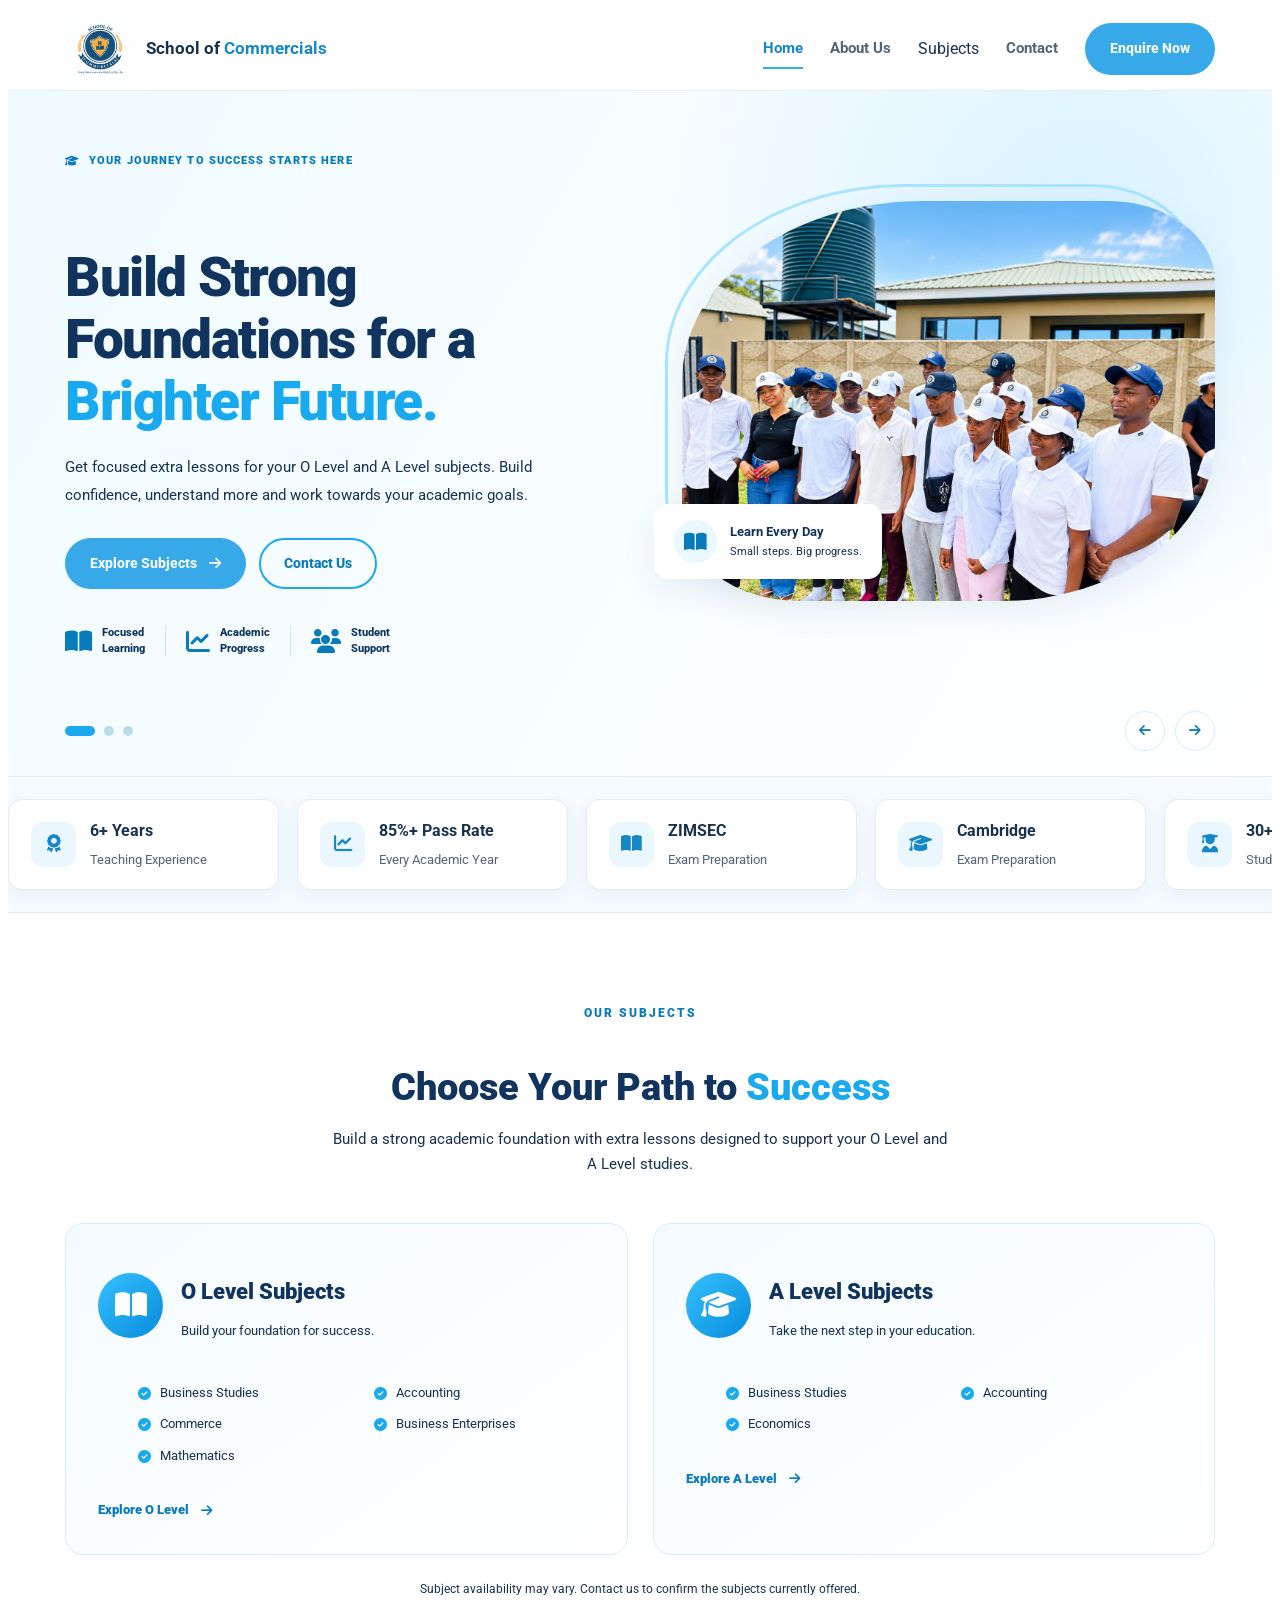
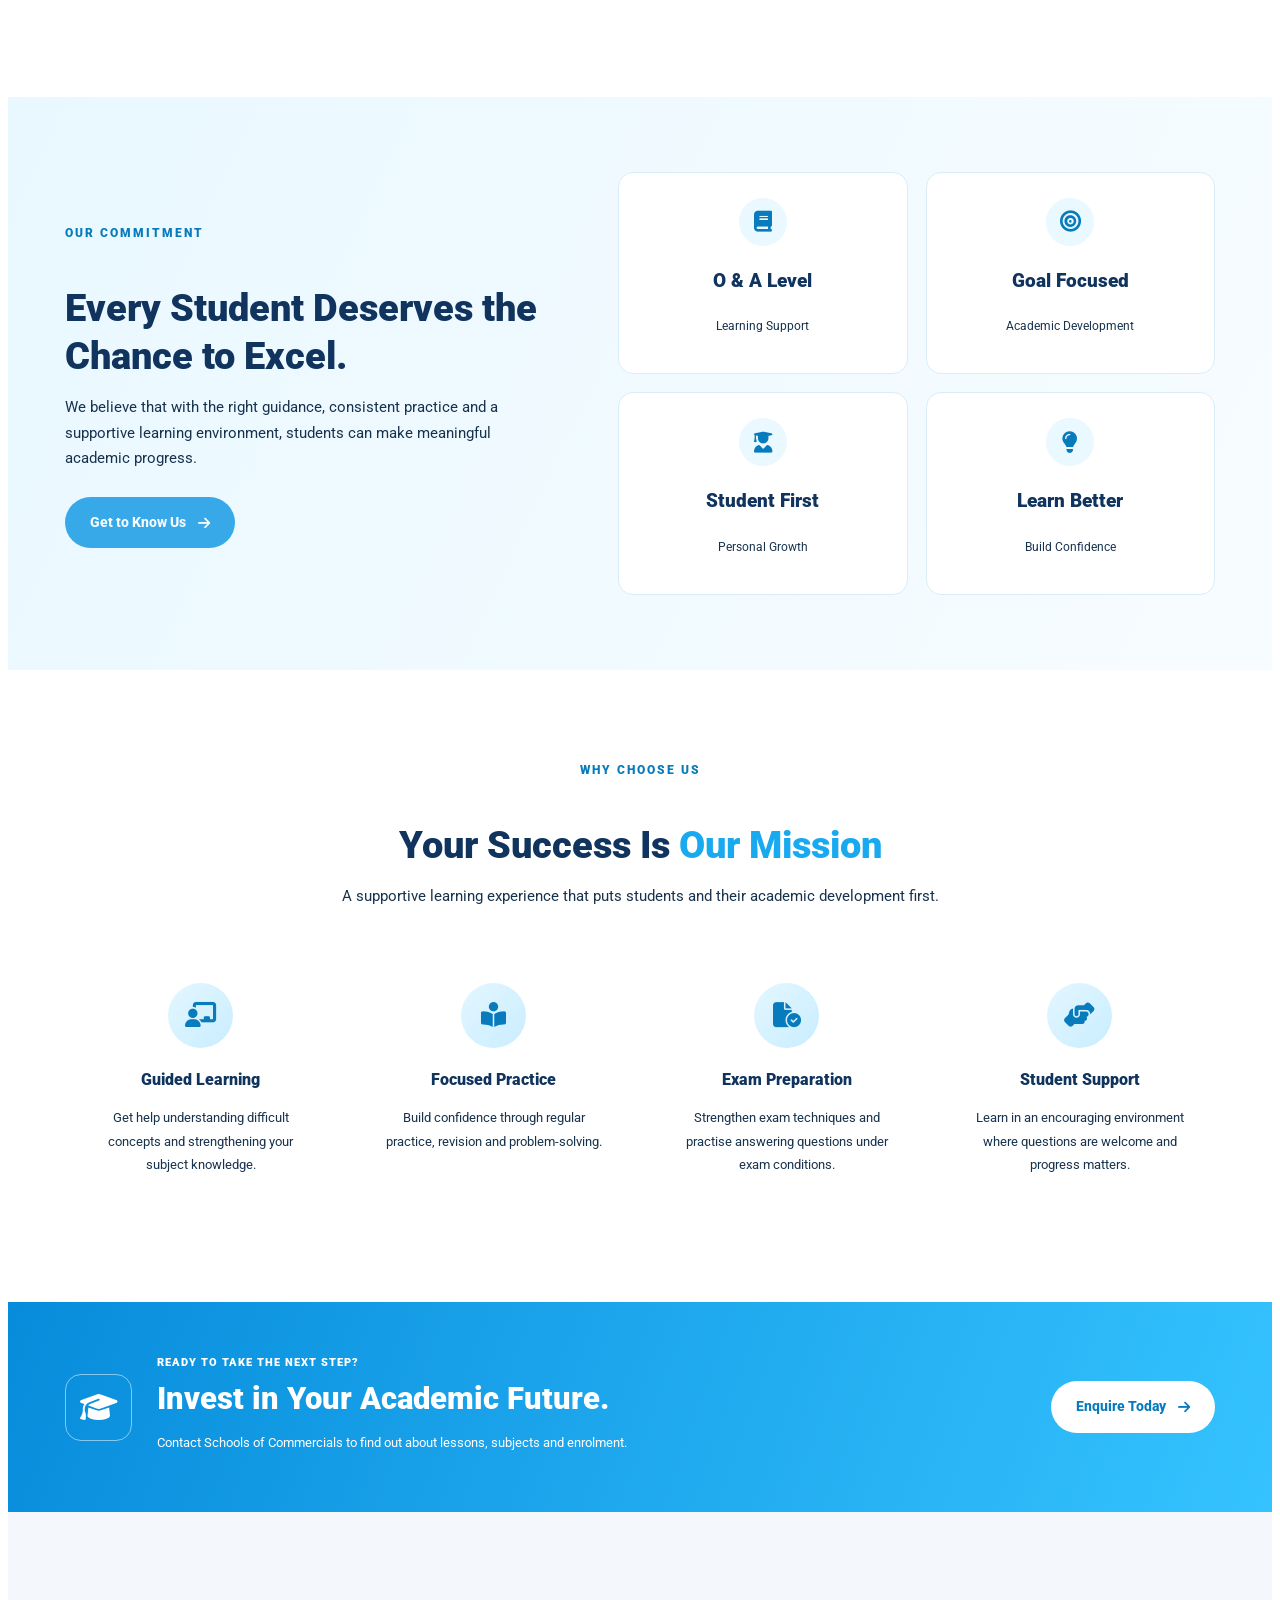
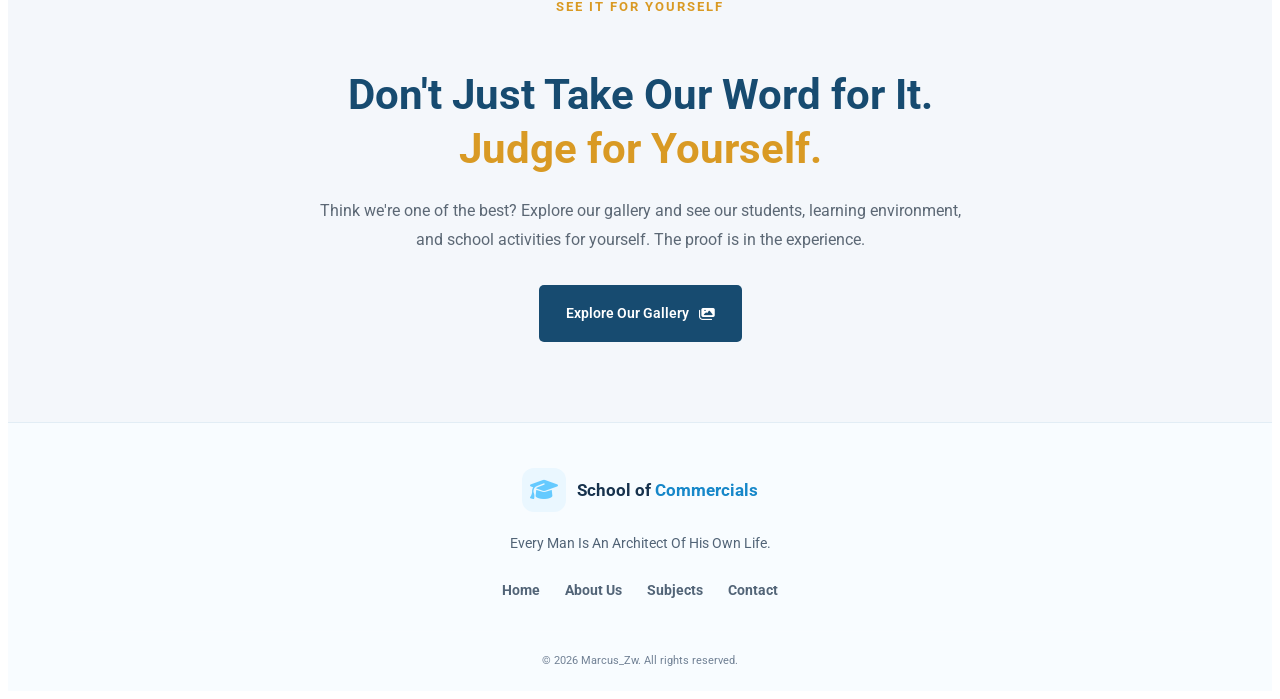
<file: index.html>
<!DOCTYPE html>
<html lang="en">

<head>
    <meta charset="UTF-8">
    <meta name="viewport" content="width=device-width, initial-scale=1.0">

    <title>Schools of Commercials | Learn, Improve, Achieve</title>

    <meta name="description"
        content="Schools of Commercials provides extra lessons for O Level and A Level students in Zimbabwe. Build confidence and achieve your academic goals.">

    <!-- Google Fonts -->
    <link rel="preconnect" href="https://fonts.googleapis.com">
    <link rel="preconnect" href="https://fonts.gstatic.com" crossorigin>
    <link href="https://fonts.googleapis.com/css2?family=Roboto:ital,wght@0,100..900;1,100..900&display=swap"
        rel="stylesheet">

    <!-- Font Awesome -->
    <link rel="stylesheet" href="https://cdnjs.cloudflare.com/ajax/libs/font-awesome/6.7.2/css/all.min.css">

    <!-- CSS -->

    <link rel="stylesheet" href="css/shared/header.css">
    <link rel="stylesheet" href="css/shared/general.css">
    <link rel="stylesheet" href="css/shared/footer.css">
    <link rel="stylesheet" href="css/index.css">
</head>

<body>

    <!-- ================= HEADER ================= -->

    <!-- HEADER -->
    <header class="site-header">
        <div class="container nav-container">

            <a href="./index.html" class="logo">
                <img src="images/hero-images/logo.jpg" alt="School of Commercials Logo">

                <span>School of <strong>Commercials</strong></span>
            </a>



            <nav class="navbar" id="navbar">
                <a href="./index.html" class="active">Home</a>
                <a href="./about.html">About Us</a>
                <div class="dropdown">
                    <a href="./subjects.html" class="dropdown-link">Subjects</a>

                    <div class="dropdown-menu">
                        <a href="./pages/o-level.html">O Level</a>
                        <a href="./pages/a-level.html">A Level</a>
                    </div>
                </div>
                <a href="./contact.html">Contact</a>

                <a href="./pages/enrolment.html" class="btn btn-primary nav-btn">
                    Enquire Now
                </a>
            </nav>

            <button class="menu-toggle" id="menuToggle" aria-label="Open navigation menu" aria-expanded="false"
                aria-controls="navbar">

                <i class="fa-solid fa-bars"></i>
            </button>

        </div>
    </header>


    <main>

        <!-- ================= HERO ================= -->

        <section class="hero hero-slider" id="heroSlider">

            <div class="hero-slides">

                <!-- SLIDE 1 -->
                <article class="hero-slide active">
                    <div class="container hero-grid">

                        <div class="hero-content">
                            <span class="eyebrow">
                                <i class="fa-solid fa-graduation-cap"></i>
                                YOUR JOURNEY TO SUCCESS STARTS HERE
                            </span>

                            <h1>
                                Build Strong Foundations for a
                                <span>Brighter Future.</span>
                            </h1>

                            <p class="hero-description">
                                Get focused extra lessons for your O Level and
                                A Level subjects. Build confidence, understand
                                more and work towards your academic goals.
                            </p>

                            <div class="hero-buttons">
                                <a href="./subjects.html" class="btn btn-primary">
                                    Explore Subjects
                                    <i class="fa-solid fa-arrow-right"></i>
                                </a>

                                <a href="./contact.html" class="btn btn-outline">
                                    Contact Us
                                </a>
                            </div>

                            <div class="hero-features">
                                <div class="hero-feature">
                                    <i class="fa-solid fa-book-open"></i>
                                    <span>Focused<br>Learning</span>
                                </div>

                                <div class="hero-feature">
                                    <i class="fa-solid fa-chart-line"></i>
                                    <span>Academic<br>Progress</span>
                                </div>

                                <div class="hero-feature">
                                    <i class="fa-solid fa-users"></i>
                                    <span>Student<br>Support</span>
                                </div>
                            </div>
                        </div>

                        <div class="hero-image">
                            <img src="./images/hero-images/students.jpg" alt="Students studying together">

                            <div class="image-badge">
                                <i class="fa-solid fa-book-open"></i>
                                <div>
                                    <strong>Learn Every Day</strong>
                                    <span>Small steps. Big progress.</span>
                                </div>
                            </div>
                        </div>

                    </div>
                </article>


                <!-- SLIDE 2 -->
                <article class="hero-slide">
                    <div class="container hero-grid">

                        <div class="hero-content">
                            <span class="eyebrow">
                                <i class="fa-solid fa-bullseye"></i>
                                PREPARE TODAY. SUCCEED TOMORROW.
                            </span>

                            <h1>
                                Turn Your Hard Work Into
                                <span>Great Results.</span>
                            </h1>

                            <p class="hero-description">
                                Prepare for your examinations with guided revision,
                                subject practice and support that helps you tackle
                                challenging questions with confidence.
                            </p>

                            <div class="hero-buttons">
                                <a href="./pages/o-level.html" class="btn btn-primary">
                                    O Level Lessons
                                    <i class="fa-solid fa-arrow-right"></i>
                                </a>

                                <a href="pages/a-level.html" class="btn btn-outline">
                                    A Level Lessons
                                </a>
                            </div>

                            <div class="hero-features">
                                <div class="hero-feature">
                                    <i class="fa-solid fa-file-circle-check"></i>
                                    <span>Exam<br>Preparation</span>
                                </div>

                                <div class="hero-feature">
                                    <i class="fa-solid fa-brain"></i>
                                    <span>Better<br>Understanding</span>
                                </div>

                                <div class="hero-feature">
                                    <i class="fa-solid fa-trophy"></i>
                                    <span>Strive for<br>Excellence</span>
                                </div>
                            </div>
                        </div>

                        <div class="hero-image">
                            <img src="./images/hero-images/students-2.jpg" alt="Student preparing for examinations">

                            <div class="image-badge">
                                <i class="fa-solid fa-bullseye"></i>
                                <div>
                                    <strong>Believe in Yourself</strong>
                                    <span>Every lesson moves you forward.</span>
                                </div>
                            </div>
                        </div>

                    </div>
                </article>


                <!-- SLIDE 3 -->
                <article class="hero-slide">
                    <div class="container hero-grid">

                        <div class="hero-content">
                            <span class="eyebrow">
                                <i class="fa-solid fa-lightbulb"></i>
                                DISCOVER YOUR POTENTIAL
                            </span>

                            <h1>
                                Your Dreams Deserve
                                <span>Your Best Effort.</span>
                            </h1>

                            <p class="hero-description">
                                Whether you're strengthening your foundations
                                or preparing for A Level, take the next step
                                towards your future with Schools of Commercials.
                            </p>

                            <div class="hero-buttons">
                                <a href="./pages/enrolment.html" class="btn btn-primary">
                                    Start Your Journey
                                    <i class="fa-solid fa-arrow-right"></i>
                                </a>

                                <a href="./about.html" class="btn btn-outline">
                                    About Our School
                                </a>
                            </div>

                            <div class="hero-features">
                                <div class="hero-feature">
                                    <i class="fa-solid fa-user-graduate"></i>
                                    <span>Personal<br>Growth</span>
                                </div>

                                <div class="hero-feature">
                                    <i class="fa-solid fa-book"></i>
                                    <span>Build Your<br>Knowledge</span>
                                </div>

                                <div class="hero-feature">
                                    <i class="fa-solid fa-star"></i>
                                    <span>A Brighter<br>Future</span>
                                </div>
                            </div>
                        </div>

                        <div class="hero-image">
                            <img src="./images/hero-images/students-3.jpg" alt="Students learning and working together">

                            <div class="image-badge">
                                <i class="fa-solid fa-graduation-cap"></i>
                                <div>
                                    <strong>Your Future Matters</strong>
                                    <span>Learn. Improve. Achieve.</span>
                                </div>
                            </div>
                        </div>

                    </div>
                </article>

            </div>


            <!-- SLIDER CONTROLS -->
            <div class="slider-controls container">

                <div class="slider-dots" aria-label="Choose a hero slide">
                    <button class="slider-dot active" aria-label="Show slide 1" aria-pressed="true"></button>

                    <button class="slider-dot" aria-label="Show slide 2" aria-pressed="false"></button>

                    <button class="slider-dot" aria-label="Show slide 3" aria-pressed="false"></button>
                </div>

                <div class="slider-arrows">
                    <button class="slider-arrow prev-slide" aria-label="Previous slide">
                        <i class="fa-solid fa-arrow-left"></i>
                    </button>

                    <button class="slider-arrow next-slide" aria-label="Next slide">
                        <i class="fa-solid fa-arrow-right"></i>
                    </button>
                </div>

            </div>

        </section>

        <!-- SCHOOL HIGHLIGHTS -->
        <section class="school-highlights">
            <div class="highlights-track">

                <!-- First set of cards -->
                <div class="highlight-card">
                    <i class="fa-solid fa-award"></i>
                    <div>
                        <h3>6+ Years</h3>
                        <p>Teaching Experience</p>
                    </div>
                </div>

                <div class="highlight-card">
                    <i class="fa-solid fa-chart-line"></i>
                    <div>
                        <h3>85%+ Pass Rate</h3>
                        <p>Every Academic Year</p>
                    </div>
                </div>

                <div class="highlight-card">
                    <i class="fa-solid fa-book-open"></i>
                    <div>
                        <h3>ZIMSEC</h3>
                        <p>Exam Preparation</p>
                    </div>
                </div>

                <div class="highlight-card">
                    <i class="fa-solid fa-graduation-cap"></i>
                    <div>
                        <h3>Cambridge</h3>
                        <p>Exam Preparation</p>
                    </div>
                </div>

                <div class="highlight-card">
                    <i class="fa-solid fa-user-graduate"></i>
                    <div>
                        <h3>30+ Graduates</h3>
                        <p>Student Success</p>
                    </div>
                </div>

                <div class="highlight-card">
                    <i class="fa-solid fa-calculator"></i>
                    <div>
                        <h3>Commercials</h3>
                        <p>Focused Learning</p>
                    </div>
                </div>

                <!-- Duplicate set for seamless movement -->
                <div class="highlight-card" aria-hidden="true">
                    <i class="fa-solid fa-award"></i>
                    <div>
                        <h3>6+ Years</h3>
                        <p>Teaching Experience</p>
                    </div>
                </div>

                <div class="highlight-card" aria-hidden="true">
                    <i class="fa-solid fa-chart-line"></i>
                    <div>
                        <h3>85%+ Pass Rate</h3>
                        <p>Every Academic Year</p>
                    </div>
                </div>

                <div class="highlight-card" aria-hidden="true">
                    <i class="fa-solid fa-book-open"></i>
                    <div>
                        <h3>ZIMSEC</h3>
                        <p>Exam Preparation</p>
                    </div>
                </div>

                <div class="highlight-card" aria-hidden="true">
                    <i class="fa-solid fa-graduation-cap"></i>
                    <div>
                        <h3>Cambridge</h3>
                        <p>Exam Preparation</p>
                    </div>
                </div>

                <div class="highlight-card" aria-hidden="true">
                    <i class="fa-solid fa-user-graduate"></i>
                    <div>
                        <h3>30+ Graduates</h3>
                        <p>Student Success</p>
                    </div>
                </div>

                <div class="highlight-card" aria-hidden="true">
                    <i class="fa-solid fa-calculator"></i>
                    <div>
                        <h3>Commercials</h3>
                        <p>Focused Learning</p>
                    </div>
                </div>
            </div>
        </section>





        <!-- ================= SUBJECTS ================= -->

        <section class="subjects section-padding" id="subjects">
            <div class="container">

                <div class="section-heading">
                    <span class="section-label">OUR SUBJECTS</span>
                    <h2>Choose Your Path to <span>Success</span></h2>
                    <p>
                        Build a strong academic foundation with extra lessons
                        designed to support your O Level and A Level studies.
                    </p>
                </div>

                <div class="subject-grid">

                    <!-- O LEVEL -->

                    <article class="subject-card">
                        <div class="subject-card-top">
                            <div class="subject-icon">
                                <i class="fa-solid fa-book-open"></i>
                            </div>

                            <div>
                                <h3>O Level Subjects</h3>
                                <p>Build your foundation for success.</p>
                            </div>
                        </div>

                        <ul class="subject-list">
                            <li><i class="fa-solid fa-circle-check"></i> Business Studies</li>
                            <li><i class="fa-solid fa-circle-check"></i> Accounting</li>
                            <li><i class="fa-solid fa-circle-check"></i> Commerce</li>
                            <li><i class="fa-solid fa-circle-check"></i> Business Enterprises</li>
                            <li><i class="fa-solid fa-circle-check"></i> Mathematics</li>
                        </ul>

                        <a href="./pages/o-level.html" class="text-link">
                            Explore O Level
                            <i class="fa-solid fa-arrow-right"></i>
                        </a>
                    </article>


                    <!-- A LEVEL -->

                    <article class="subject-card">
                        <div class="subject-card-top">
                            <div class="subject-icon">
                                <i class="fa-solid fa-graduation-cap"></i>
                            </div>

                            <div>
                                <h3>A Level Subjects</h3>
                                <p>Take the next step in your education.</p>
                            </div>
                        </div>

                        <ul class="subject-list">
                            <li><i class="fa-solid fa-circle-check"></i> Business Studies</li>
                            <li><i class="fa-solid fa-circle-check"></i> Accounting</li>
                            <li><i class="fa-solid fa-circle-check"></i> Economics</li>
                        </ul>

                        <a href="./pages/a-level.html" class="text-link">
                            Explore A Level
                            <i class="fa-solid fa-arrow-right"></i>
                        </a>
                    </article>

                </div>

                <p class="subject-disclaimer">
                    Subject availability may vary. Contact us to confirm the
                    subjects currently offered.
                </p>

            </div>
        </section>


        <!-- ================= IMPACT ================= -->

        <section class="impact">
            <div class="container impact-grid">

                <div class="impact-content">
                    <span class="section-label">OUR COMMITMENT</span>
                    <h2>Every Student Deserves the Chance to Excel.</h2>
                    <p>
                        We believe that with the right guidance, consistent
                        practice and a supportive learning environment,
                        students can make meaningful academic progress.
                    </p>

                    <a href="./about.html" class="btn btn-primary">
                        Get to Know Us
                        <i class="fa-solid fa-arrow-right"></i>
                    </a>
                </div>

                <div class="impact-stats">

                    <div class="stat-card">
                        <div class="stat-icon">
                            <i class="fa-solid fa-book"></i>
                        </div>
                        <h3>O & A Level</h3>
                        <p>Learning Support</p>
                    </div>

                    <div class="stat-card">
                        <div class="stat-icon">
                            <i class="fa-solid fa-bullseye"></i>
                        </div>
                        <h3>Goal Focused</h3>
                        <p>Academic Development</p>
                    </div>

                    <div class="stat-card">
                        <div class="stat-icon">
                            <i class="fa-solid fa-user-graduate"></i>
                        </div>
                        <h3>Student First</h3>
                        <p>Personal Growth</p>
                    </div>

                    <div class="stat-card">
                        <div class="stat-icon">
                            <i class="fa-solid fa-lightbulb"></i>
                        </div>
                        <h3>Learn Better</h3>
                        <p>Build Confidence</p>
                    </div>

                </div>

            </div>
        </section>


        <!-- ================= WHY CHOOSE US ================= -->

        <section class="why-us section-padding" id="why-us">
            <div class="container">

                <div class="section-heading">
                    <span class="section-label">WHY CHOOSE US</span>
                    <h2>Your Success Is <span>Our Mission</span></h2>
                    <p>
                        A supportive learning experience that puts students
                        and their academic development first.
                    </p>
                </div>

                <div class="benefit-grid">

                    <article class="benefit-card">
                        <div class="benefit-icon">
                            <i class="fa-solid fa-chalkboard-user"></i>
                        </div>
                        <h3>Guided Learning</h3>
                        <p>
                            Get help understanding difficult concepts and
                            strengthening your subject knowledge.
                        </p>
                    </article>

                    <article class="benefit-card">
                        <div class="benefit-icon">
                            <i class="fa-solid fa-book-open-reader"></i>
                        </div>
                        <h3>Focused Practice</h3>
                        <p>
                            Build confidence through regular practice,
                            revision and problem-solving.
                        </p>
                    </article>

                    <article class="benefit-card">
                        <div class="benefit-icon">
                            <i class="fa-solid fa-file-circle-check"></i>
                        </div>
                        <h3>Exam Preparation</h3>
                        <p>
                            Strengthen exam techniques and practise
                            answering questions under exam conditions.
                        </p>
                    </article>

                    <article class="benefit-card">
                        <div class="benefit-icon">
                            <i class="fa-solid fa-handshake-angle"></i>
                        </div>
                        <h3>Student Support</h3>
                        <p>
                            Learn in an encouraging environment where
                            questions are welcome and progress matters.
                        </p>
                    </article>

                </div>
            </div>
        </section>


        <!-- ================= ENROLMENT CTA ================= -->

        <section class="enrol-cta">
            <div class="container enrol-cta-content">

                <div class="cta-icon">
                    <i class="fa-solid fa-graduation-cap"></i>
                </div>

                <div class="cta-text">
                    <span>READY TO TAKE THE NEXT STEP?</span>
                    <h2>Invest in Your Academic Future.</h2>
                    <p>
                        Contact Schools of Commercials to find out about
                        lessons, subjects and enrolment.
                    </p>
                </div>

                <a href="./pages/enrolment.html" class="btn btn-white">
                    Enquire Today
                    <i class="fa-solid fa-arrow-right"></i>
                </a>

            </div>
        </section>



        <section class="gallery-cta">
            <div class="container gallery-cta-content">

                <span class="gallery-subtitle">
                    SEE IT FOR YOURSELF
                </span>

                <h2>
                    Don't Just Take Our Word for It.
                    <span>Judge for Yourself.</span>
                </h2>

                <p>
                    Think we're one of the best? Explore our gallery and
                    see our students, learning environment, and school
                    activities for yourself. The proof is in the experience.
                </p>

                <a href="./gallery.html" class="btn btn-gallery">
                    Explore Our Gallery
                    <i class="fa-solid fa-images"></i>
                </a>

            </div>
        </section>


    </main>


    <!-- ================= FOOTER ================= -->

    <footer class="site-footer">
        <div class="container footer-container">

            <a href="./index.html" class="logo footer-logo">
                <span class="logo-icon">
                    <i class="fa-solid fa-graduation-cap"></i>
                </span>

                <span>School of <strong>Commercials</strong></span>
            </a>

            <p>
                Every Man Is An Architect Of His Own Life.
            </p>

            <div class="footer-links">
                <a href="./index.html">Home</a>
                <a href="./about.html">About Us</a>
                <a href="./subjects.html">Subjects</a>
                <a href="./contact.html">Contact</a>
            </div>

            <div class="footer-bottom">
                <p>
                    &copy; <span id="currentYear"></span>
                    Marcus_Zw. All rights reserved.
                </p>
            </div>

        </div>
    </footer>



    <!-- JavaScript -->
    <script src="./js/index.js"></script>
    <script src="./js/header.js"></script>

</body>

</html>
</file>
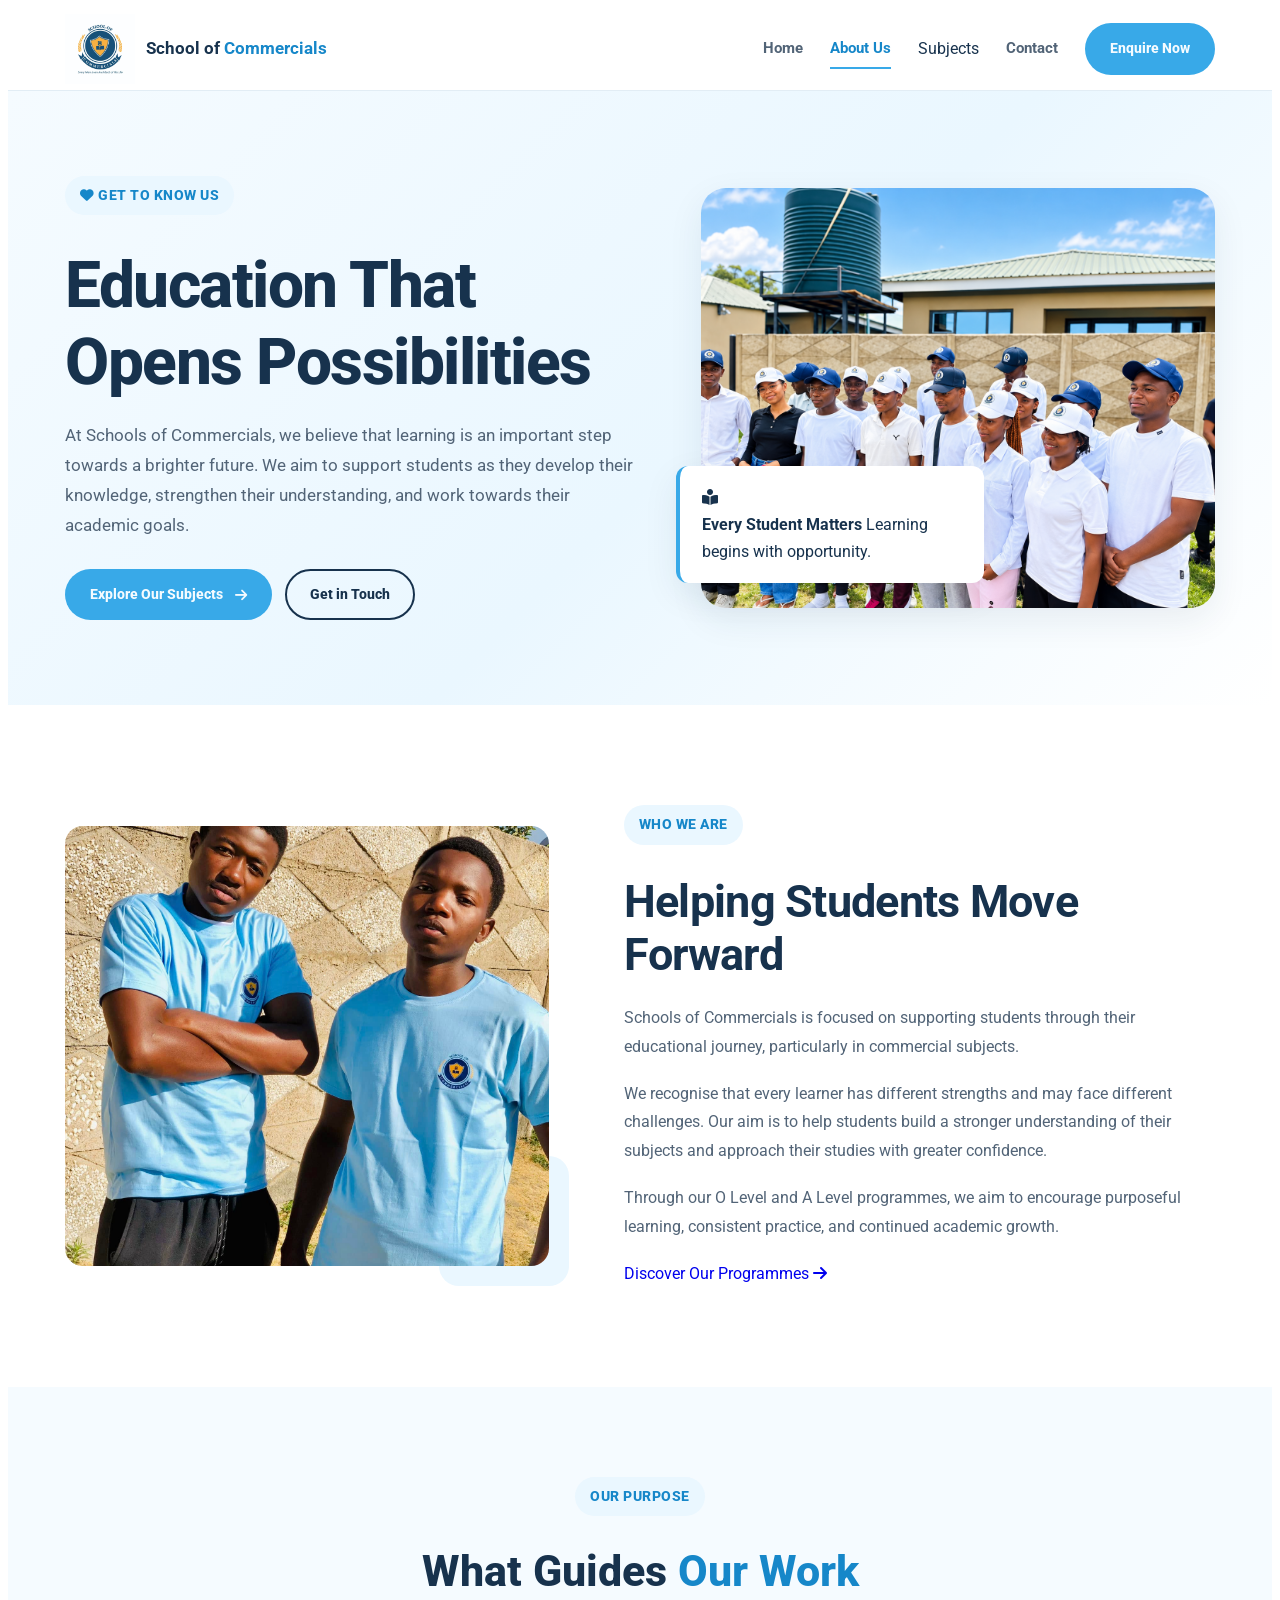
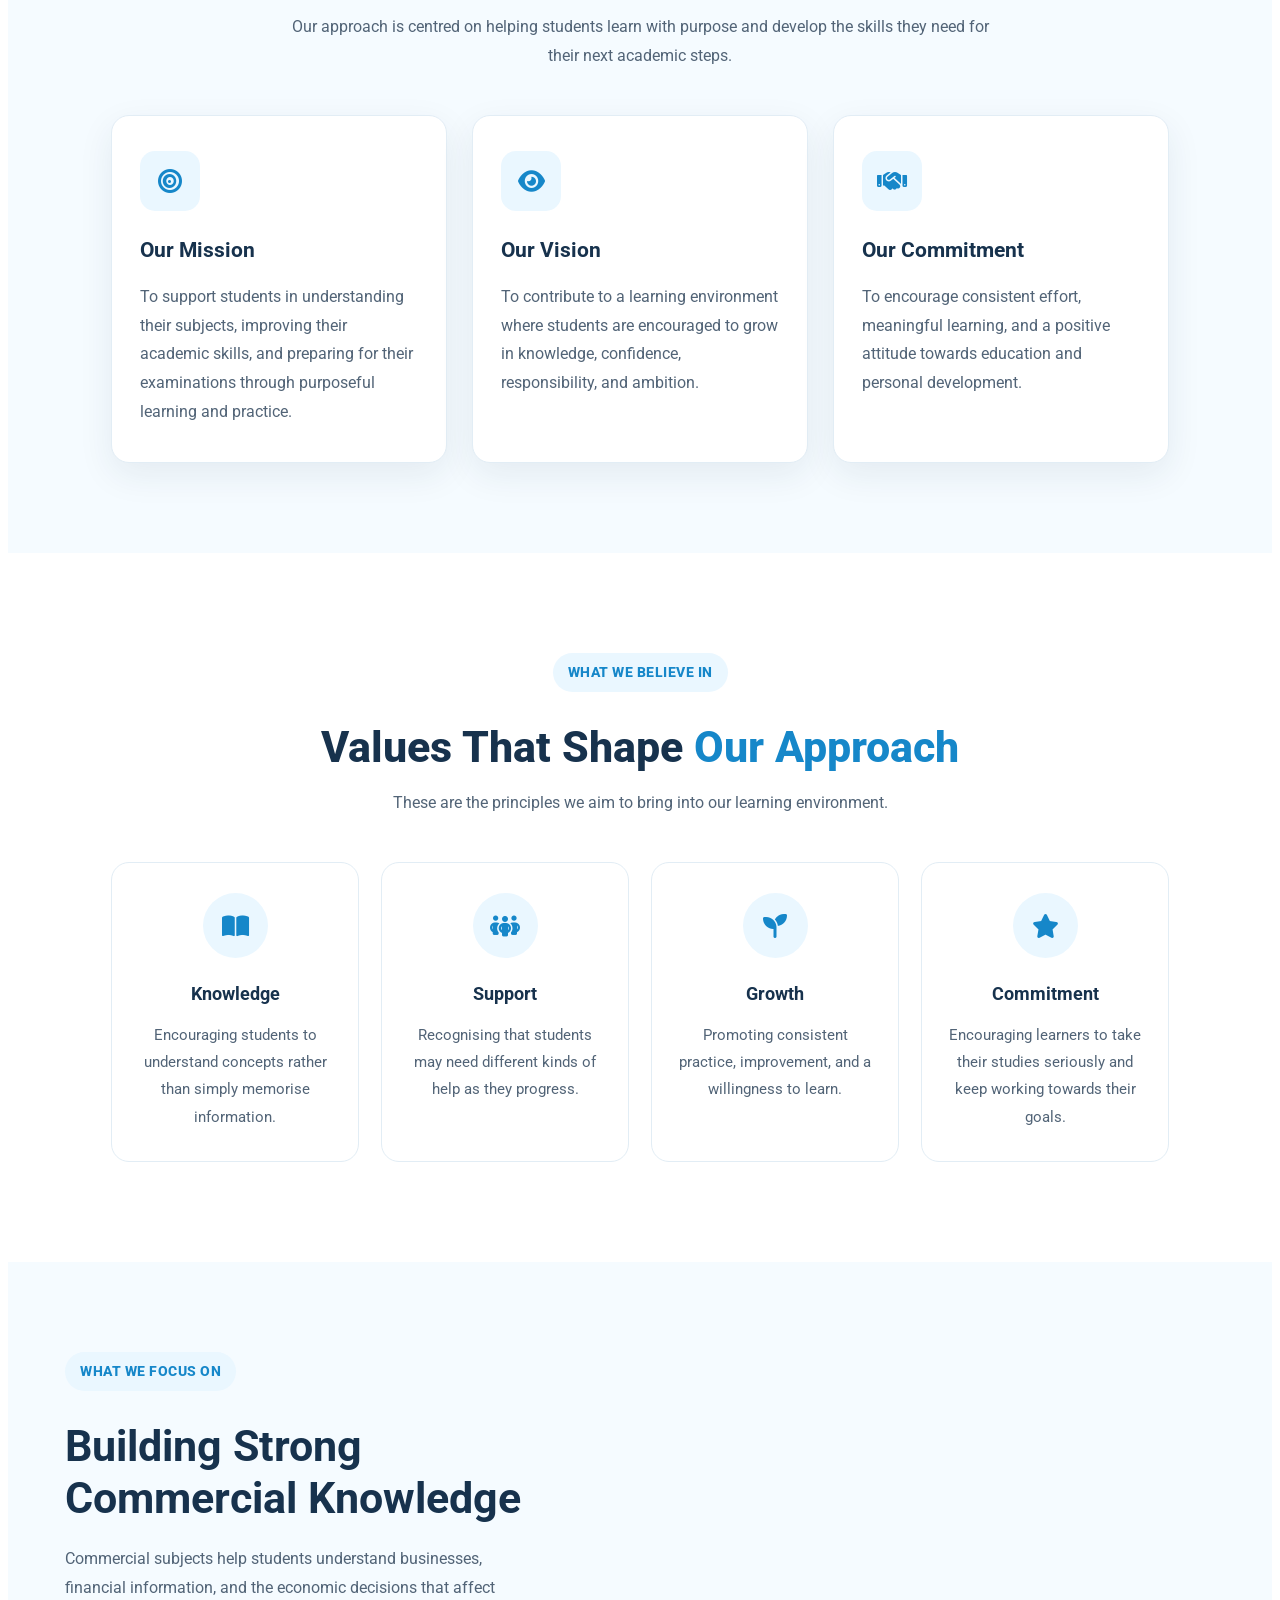
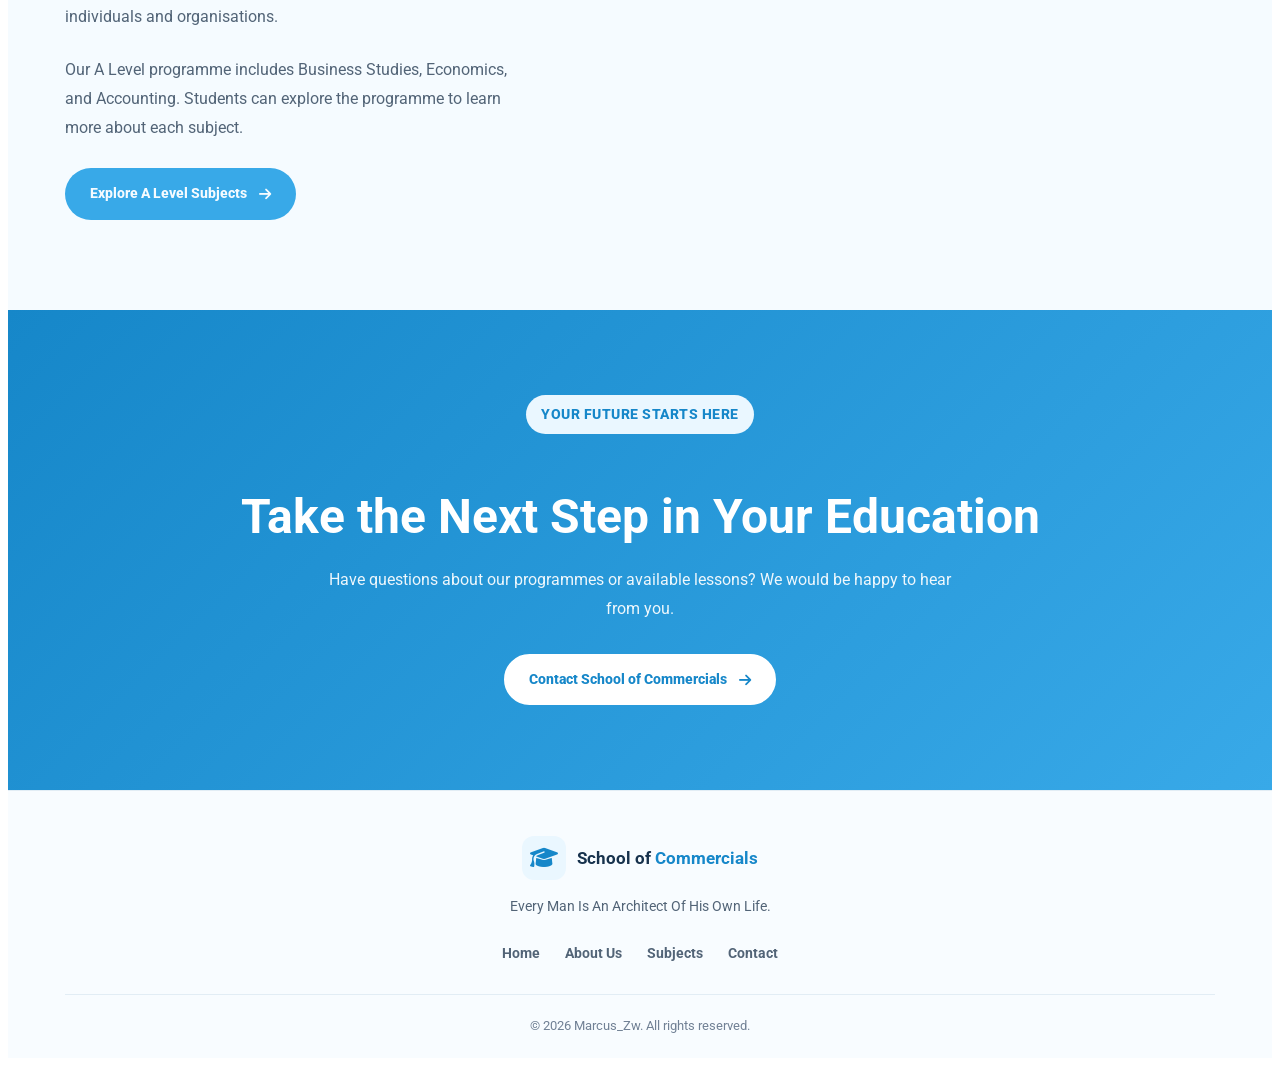
<file: about.html>
<!DOCTYPE html>
<html lang="en">

<head>
    <meta charset="UTF-8">
    <meta name="viewport" content="width=device-width, initial-scale=1.0">

    <title>About Us | Schools of Commercials</title>

    <meta name="description"
        content="Learn more about Schools of Commercials, our approach to learning, and our O Level and A Level commercial subjects.">

    <link rel="stylesheet" href="./css/shared/header.css">
    <link rel="stylesheet" href="./css/shared/footer.css">
    <link rel="stylesheet" href="css/shared/general.css">
    <link rel="stylesheet" href="./css/subjects.css">
    <link rel="stylesheet" href="./css/about.css">

    <!-- Google Fonts -->
    <link rel="preconnect" href="https://fonts.googleapis.com">
    <link rel="preconnect" href="https://fonts.gstatic.com" crossorigin>
    <link rel="preconnect" href="https://fonts.googleapis.com">
    <link rel="preconnect" href="https://fonts.gstatic.com" crossorigin>
    <link href="https://fonts.googleapis.com/css2?family=Roboto:ital,wght@0,100..900;1,100..900&display=swap"
        rel="stylesheet">

    <!-- Font Awesome -->
    <link rel="stylesheet" href="https://cdnjs.cloudflare.com/ajax/libs/font-awesome/6.7.2/css/all.min.css">
</head>

<body>

    <!-- ================= HEADER ================= -->
    <header class="site-header">
        <div class="container nav-container">

            <a href="./index.html" class="logo">
                <img src="images/hero-images/logo.jpg" alt="School of Commercials Logo">

                <span>School of <strong>Commercials</strong></span>
            </a>



            <nav class="navbar" id="navbar">
                <a href="./index.html">Home</a>
                <a href="about.html" class="active">About Us</a>
                <div class="dropdown">
                    <a href="subjects.html" class="dropdown-link">Subjects</a>

                    <div class="dropdown-menu">
                        <a href="./pages/o-level.html">O Level</a>
                        <a href="./pages/a-level.html">A Level</a>
                    </div>
                </div>
                <a href="./contact.html">Contact</a>

                <a href="./pages/enrolment.html" class="btn btn-primary nav-btn">
                    Enquire Now
                </a>
            </nav>

            <button class="menu-toggle" id="menuToggle" aria-label="Open navigation menu" aria-expanded="false"
                aria-controls="navbar">

                <i class="fa-solid fa-bars"></i>
            </button>

        </div>
    </header>


    <main>

        <!-- ================= HERO SECTION ================= -->
        <section class="about-hero">
            <div class="container about-hero-content">

                <div class="about-hero-text">

                    <span class="section-label">
                        <i class="fa-solid fa-heart"></i>
                        Get to Know Us
                    </span>

                    <h1>
                        Education That
                        <span>Opens Possibilities</span>
                    </h1>

                    <p>
                        At Schools of Commercials, we believe that learning
                        is an important step towards a brighter future.
                        We aim to support students as they develop their
                        knowledge, strengthen their understanding, and work
                        towards their academic goals.
                    </p>

                    <div class="hero-buttons">
                        <a href="subjects.html" class="btn btn-primary">
                            Explore Our Subjects
                            <i class="fa-solid fa-arrow-right"></i>
                        </a>

                        <a href="contact.html" class="btn btn-outline">
                            Get in Touch
                        </a>
                    </div>

                </div>
                <div class="about-hero-image">
                    <img src="./images/hero-images/students.jpg"
                        alt="Students participating in a learning environment">

                    <div class="about-image-note">
                        <i class="fa-solid fa-book-open-reader"></i>

                        <div>
                            <strong>Every Student Matters</strong>
                            <span>Learning begins with opportunity.</span>
                        </div>
                    </div>
                </div>

            </div>
        </section>


        <!-- ================= OUR STORY ================= -->
        <section class="about-story section">
            <div class="container story-container">

                <div class="story-image">
                    <img src="./images/hero-images/students-2.jpg"
                        alt="Teacher supporting students in a classroom">

                    <div class="story-image-decoration"></div>
                </div>

                <div class="story-content">

                    <span class="section-label">Who We Are</span>

                    <h2>
                        Helping Students
                        <span>Move Forward</span>
                    </h2>

                    <p>
                        Schools of Commercials is focused on supporting
                        students through their educational journey,
                        particularly in commercial subjects.
                    </p>

                    <p>
                        We recognise that every learner has different
                        strengths and may face different challenges.
                        Our aim is to help students build a stronger
                        understanding of their subjects and approach
                        their studies with greater confidence.
                    </p>

                    <p>
                        Through our O Level and A Level programmes,
                        we aim to encourage purposeful learning,
                        consistent practice, and continued academic growth.
                    </p>

                    <a href="subjects.html" class="text-link">
                        Discover Our Programmes
                        <i class="fa-solid fa-arrow-right"></i>
                    </a>

                </div>

            </div>
        </section>


        <!-- ================= MISSION AND VISION ================= -->
        <section class="mission-vision section">
            <div class="container">

                <div class="section-heading">
                    <span class="section-label">Our Purpose</span>

                    <h2>
                        What Guides <span>Our Work</span>
                    </h2>

                    <p>
                        Our approach is centred on helping students learn
                        with purpose and develop the skills they need
                        for their next academic steps.
                    </p>
                </div>

                <div class="mission-grid">

                    <article class="mission-card">
                        <div class="mission-icon">
                            <i class="fa-solid fa-bullseye"></i>
                        </div>

                        <h3>Our Mission</h3>

                        <p>
                            To support students in understanding their
                            subjects, improving their academic skills,
                            and preparing for their examinations through
                            purposeful learning and practice.
                        </p>
                    </article>


                    <article class="mission-card">
                        <div class="mission-icon">
                            <i class="fa-solid fa-eye"></i>
                        </div>

                        <h3>Our Vision</h3>

                        <p>
                            To contribute to a learning environment where
                            students are encouraged to grow in knowledge,
                            confidence, responsibility, and ambition.
                        </p>
                    </article>


                    <article class="mission-card">
                        <div class="mission-icon">
                            <i class="fa-solid fa-handshake"></i>
                        </div>

                        <h3>Our Commitment</h3>

                        <p>
                            To encourage consistent effort, meaningful
                            learning, and a positive attitude towards
                            education and personal development.
                        </p>
                    </article>

                </div>

            </div>
        </section>


        <!-- ================= OUR VALUES ================= -->
        <section class="about-values section">
            <div class="container">

                <div class="section-heading">
                    <span class="section-label">What We Believe In</span>

                    <h2>
                        Values That Shape
                        <span>Our Approach</span>
                    </h2>

                    <p>
                        These are the principles we aim to bring into
                        our learning environment.
                    </p>
                </div>

                <div class="values-grid">

                    <article class="value-item">
                        <div class="value-icon">
                            <i class="fa-solid fa-book-open"></i>
                        </div>

                        <h3>Knowledge</h3>

                        <p>
                            Encouraging students to understand concepts
                            rather than simply memorise information.
                        </p>
                    </article>


                    <article class="value-item">
                        <div class="value-icon">
                            <i class="fa-solid fa-people-group"></i>
                        </div>

                        <h3>Support</h3>

                        <p>
                            Recognising that students may need different
                            kinds of help as they progress.
                        </p>
                    </article>


                    <article class="value-item">
                        <div class="value-icon">
                            <i class="fa-solid fa-seedling"></i>
                        </div>

                        <h3>Growth</h3>

                        <p>
                            Promoting consistent practice, improvement,
                            and a willingness to learn.
                        </p>
                    </article>


                    <article class="value-item">
                        <div class="value-icon">
                            <i class="fa-solid fa-star"></i>
                        </div>

                        <h3>Commitment</h3>

                        <p>
                            Encouraging learners to take their studies
                            seriously and keep working towards their goals.
                        </p>
                    </article>

                </div>

            </div>
        </section>


        <!-- ================= OUR SUBJECTS ================= -->
        <section class="about-subjects section">
            <div class="container about-subjects-container">

                <div class="about-subjects-content">

                    <span class="section-label">What We Focus On</span>

                    <h2>
                        Building Strong
                        <span>Commercial Knowledge</span>
                    </h2>

                    <p>
                        Commercial subjects help students understand
                        businesses, financial information, and the
                        economic decisions that affect individuals
                        and organisations.
                    </p>

                    <p>
                        Our A Level programme includes Business Studies,
                        Economics, and Accounting. Students can explore
                        the programme to learn more about each subject.
                    </p>

                    <a href="./pages/a-level.html" class="btn btn-primary">
                        Explore A Level Subjects
                        <i class="fa-solid fa-arrow-right"></i>
                    </a>

                </div>



            </div>
        </section>


        <!-- ================= CALL TO ACTION ================= -->
        <section class="about-cta">
            <div class="container about-cta-content">

                <div>
                    <span class="section-label">Your Future Starts Here</span>

                    <h2>
                        Take the Next Step in Your Education
                    </h2>

                    <p>
                        Have questions about our programmes or available
                        lessons? We would be happy to hear from you.
                    </p>
                </div>

                <a href="contact.html" class="btn btn-white">
                    Contact School of Commercials
                    <i class="fa-solid fa-arrow-right"></i>
                </a>

            </div>
        </section>

    </main>


    <!-- ================= FOOTER ================= -->
    <footer class="site-footer">
        <div class="container footer-container">

            <a href="./index.html" class="logo footer-logo">
                <span class="logo-icon">
                    <i class="fa-solid fa-graduation-cap"></i>
                </span>

                <span>
                    School of <strong>Commercials</strong>
                </span>
            </a>

            <p>
                Every Man Is An Architect Of His Own Life.
            </p>

            <div class="footer-links">
                <a href="./index.html">Home</a>
                <a href="./about.html">About Us</a>
                <a href="./subjects.html">Subjects</a>
                <a href="./contact.html">Contact</a>
            </div>

            <div class="footer-bottom">
                <p>
                    &copy; <span id="currentYear"></span>
                    Marcus_Zw. All rights reserved.
                </p>
            </div>

        </div>
    </footer>


    <!-- ================= JAVASCRIPT ================= -->
    <script src="./js/header.js"></script>

</body>

</html>
</file>
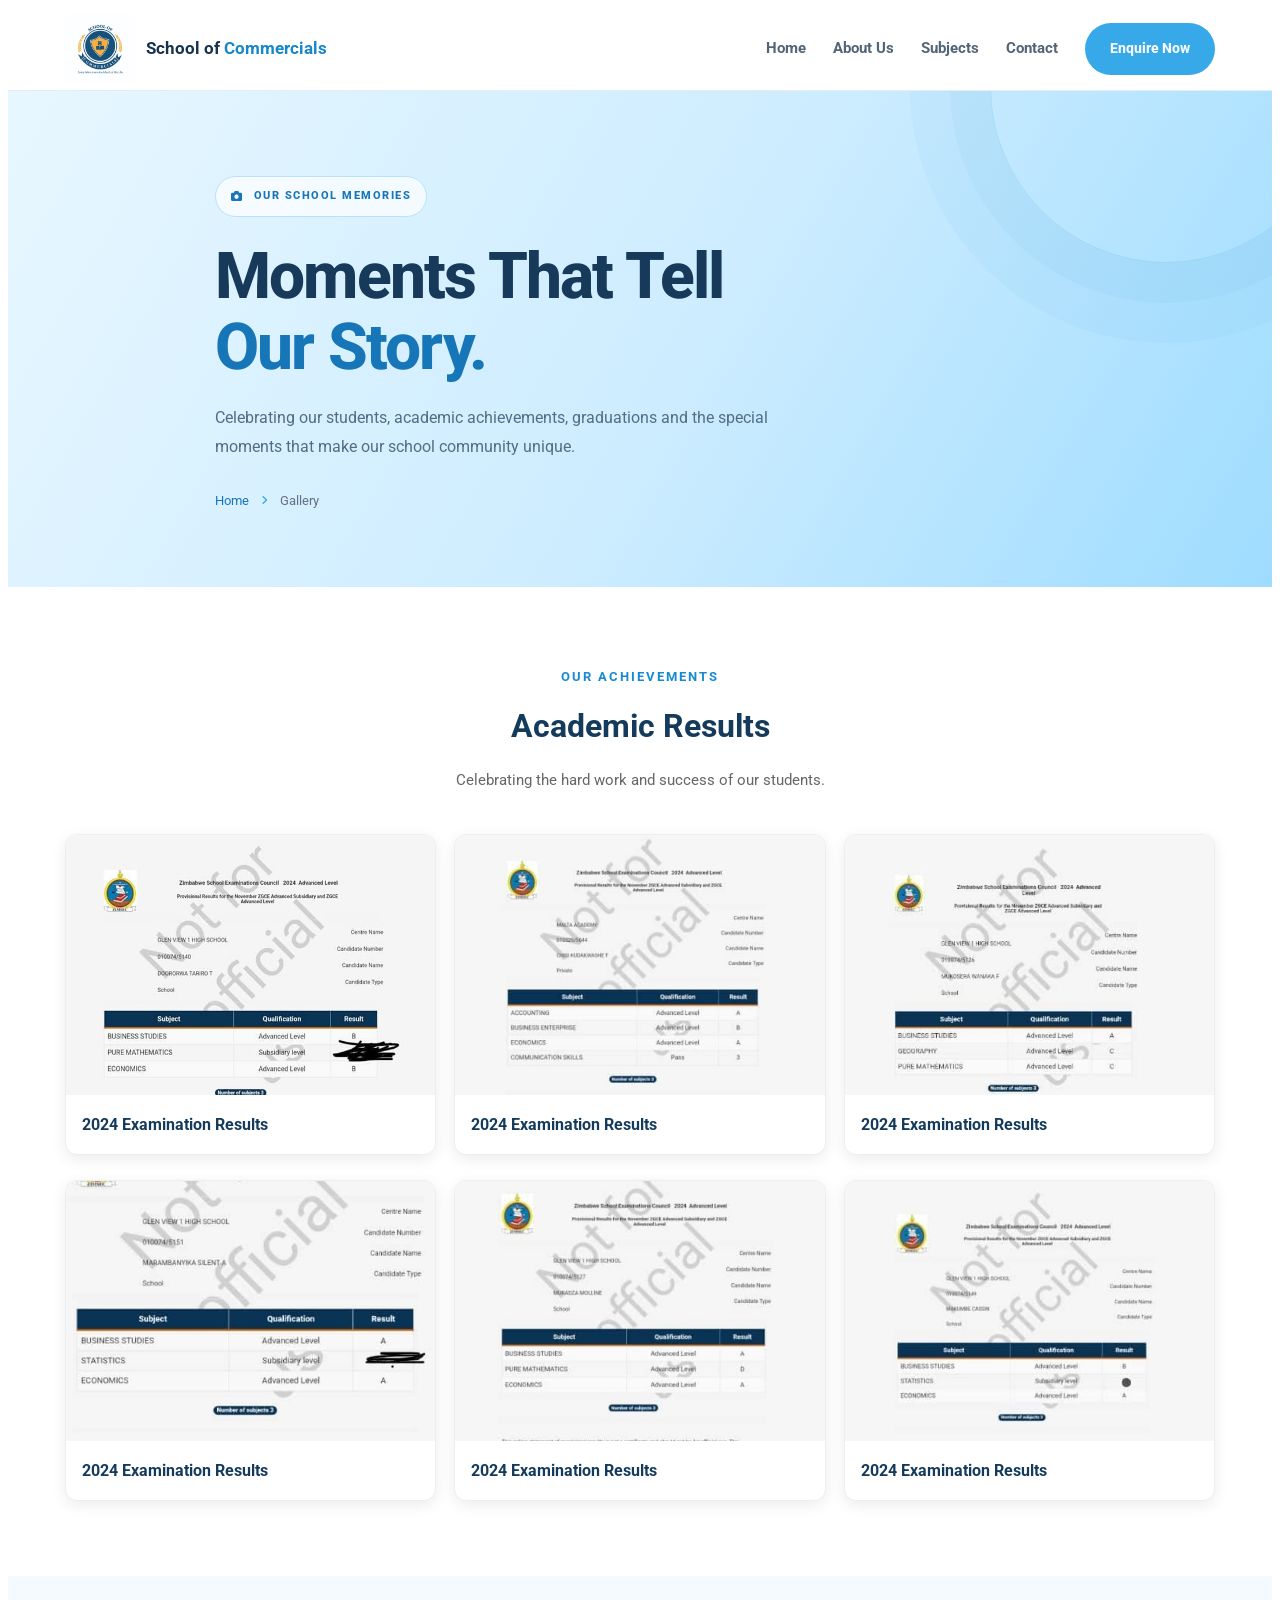
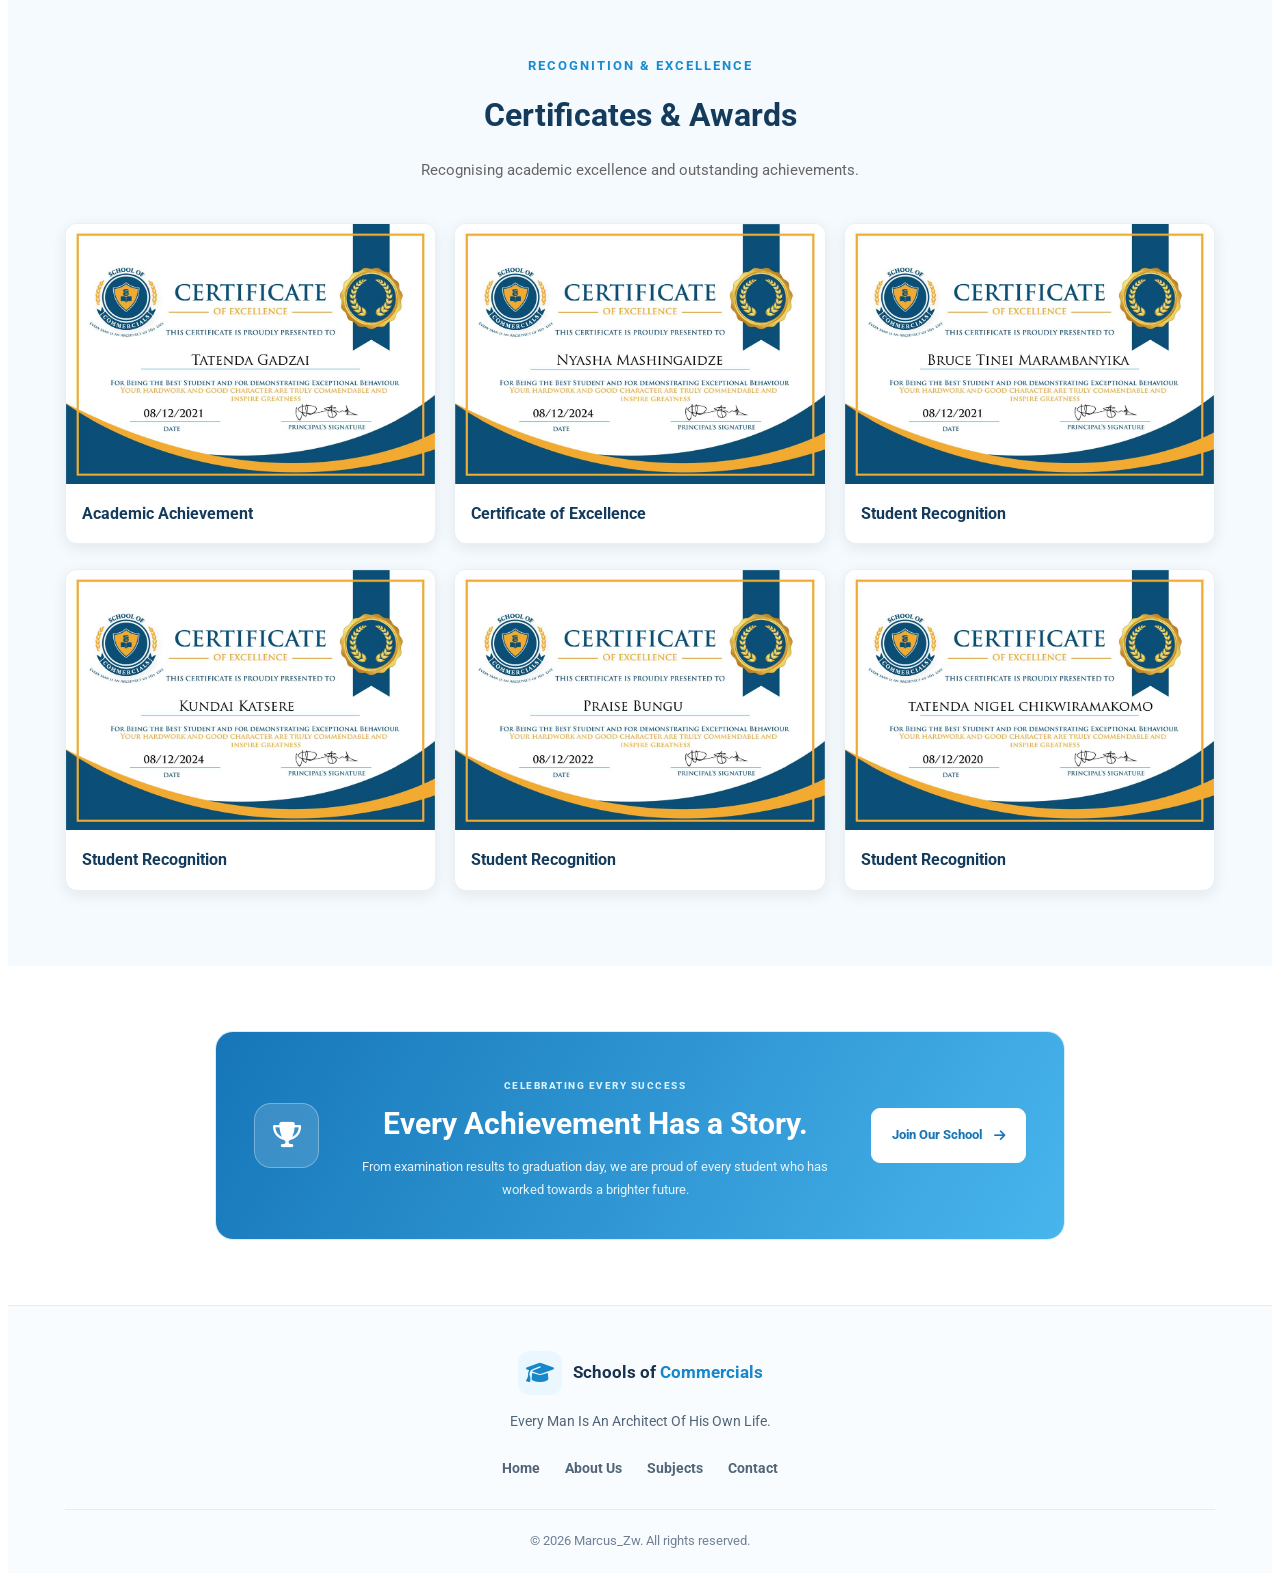
<file: gallery.html>
<!DOCTYPE html>
<html lang="en">

<head>
    <meta charset="UTF-8">
    <meta name="viewport" content="width=device-width, initial-scale=1.0">

    <title>Our Subjects | Schools of Commercials</title>

    <meta name="description"
        content="Explore O Level and A Level subjects at Schools of Commercials. Discover our learning programmes and enquire about extra lessons.">

    <link rel="stylesheet" href="css/shared/header.css">
    <link rel="stylesheet" href="css/shared/footer.css">
    <link rel="stylesheet" href="css/shared/general.css">
    <link rel="stylesheet" href="css/gallery.css">

    <link rel="preconnect" href="https://fonts.googleapis.com">
    <link rel="preconnect" href="https://fonts.gstatic.com" crossorigin>
    <link href="https://fonts.googleapis.com/css2?family=Roboto:ital,wght@0,100..900;1,100..900&display=swap"
        rel="stylesheet">

    <link rel="stylesheet" href="https://cdnjs.cloudflare.com/ajax/libs/font-awesome/6.7.2/css/all.min.css">
</head>

<body>

    <!-- HEADER -->
    <header class="site-header">
        <div class="container nav-container">

            <a href="./index.html" class="logo">
                <img src="images/hero-images/logo.jpg" alt="School of Commercials Logo">

                <span>School of <strong>Commercials</strong></span>
            </a>



            <nav class="navbar" id="navbar">
                <a href="./index.html">Home</a>
                <a href="./about.html">About Us</a>
                <a href="./subjects.html">Subjects</a>
                <a href="./contact.html">Contact</a>

                <a href="./pages/enrolment.html" class="btn btn-primary nav-btn">
                    Enquire Now
                </a>
            </nav>

            <button class="menu-toggle" id="menuToggle" aria-label="Open navigation menu" aria-expanded="false"
                aria-controls="navbar">

                <i class="fa-solid fa-bars"></i>
            </button>

        </div>
    </header>


    <main class="gallery-page">

        <!-- HERO -->
        <section class="gallery-hero">
            <div class="container gallery-hero-content">

                <span class="gallery-tag">
                    <i class="fa-solid fa-camera"></i>
                    OUR SCHOOL MEMORIES
                </span>

                <h1>
                    Moments That Tell
                    <span>Our Story.</span>
                </h1>

                <p>
                    Celebrating our students, academic achievements,
                    graduations and the special moments that make
                    our school community unique.
                </p>

                <div class="gallery-breadcrumb">
                    <a href="./index.html">Home</a>
                    <i class="fa-solid fa-angle-right"></i>
                    <span>Gallery</span>
                </div>

            </div>
        </section>



        <!-- ACADEMIC RESULTS -->
        <section class="gallery-section">
            <div class="container">

                <div class="gallery-heading">
                    <span class="gallery-eyebrow">OUR ACHIEVEMENTS</span>
                    <h2>Academic Results</h2>
                    <p>Celebrating the hard work and success of our students.</p>
                </div>

                <div class="gallery-grid">

                    <div class="gallery-card">
                        <div class="gallery-image">
                            <img src="./images/results/result-1.jpg" alt="2026 examination results">
                        </div>
                        <div class="gallery-card-info">
                            <h3>2024 Examination Results</h3>
                        </div>
                    </div>

                    <div class="gallery-card">
                        <div class="gallery-image">
                            <img src="./images/results/result-2.jpg" alt="2024 examination results">
                        </div>
                        <div class="gallery-card-info">
                            <h3>2024 Examination Results</h3>
                        </div>
                    </div>

                    <div class="gallery-card">
                        <div class="gallery-image">
                            <img src="./images/results/result-3.jpg" alt="2024 examination results">
                        </div>
                        <div class="gallery-card-info">
                            <h3>2024 Examination Results</h3>
                        </div>
                    </div>

                    <div class="gallery-card">
                        <div class="gallery-image">
                            <img src="./images/results/result-4.jpg" alt="2024 examination results">
                        </div>
                        <div class="gallery-card-info">
                            <h3>2024 Examination Results</h3>
                        </div>
                    </div>


                    <div class="gallery-card">
                        <div class="gallery-image">
                            <img src="./images/results/result-5.jpg" alt="2024 examination results">
                        </div>
                        <div class="gallery-card-info">
                            <h3>2024 Examination Results</h3>
                        </div>
                    </div>


                    <div class="gallery-card">
                        <div class="gallery-image">
                            <img class="result-image" src="./images/results/result-6.jpg"
                                alt="2024 examination results">
                        </div>
                        <div class="gallery-card-info">
                            <h3>2024 Examination Results</h3>
                        </div>
                    </div>


                </div>
            </div>
        </section>


        <!-- CERTIFICATES & AWARDS -->
        <section class="gallery-section certificates-section">
            <div class="container">

                <div class="gallery-heading">
                    <span class="gallery-eyebrow">RECOGNITION & EXCELLENCE</span>
                    <h2>Certificates & Awards</h2>
                    <p>Recognising academic excellence and outstanding achievements.</p>
                </div>

                <div class="gallery-grid">

                    <div class="gallery-card">
                        <div class="gallery-image">
                            <img src="./images/certificates/certificate-1.jpeg" alt="Student certificate">
                        </div>
                        <div class="gallery-card-info">
                            <h3>Academic Achievement</h3>
                        </div>
                    </div>

                    <div class="gallery-card">
                        <div class="gallery-image">
                            <img src="./images/certificates/certificate-2.jpeg" alt="Academic award">
                        </div>
                        <div class="gallery-card-info">
                            <h3>Certificate of Excellence</h3>
                        </div>
                    </div>

                    <div class="gallery-card">
                        <div class="gallery-image">
                            <img src="./images/certificates/certificate-3.jpeg" alt="Student award">
                        </div>
                        <div class="gallery-card-info">
                            <h3>Student Recognition</h3>
                        </div>
                    </div>

                    <div class="gallery-card">
                        <div class="gallery-image">
                            <img src="./images/certificates/certificate-4.jpeg" alt="Student award">
                        </div>
                        <div class="gallery-card-info">
                            <h3>Student Recognition</h3>
                        </div>
                    </div>

                    <div class="gallery-card">
                        <div class="gallery-image">
                            <img src="./images/certificates/certificate-5.jpeg" alt="Student award">
                        </div>
                        <div class="gallery-card-info">
                            <h3>Student Recognition</h3>
                        </div>
                    </div>


                    <div class="gallery-card">
                        <div class="gallery-image">
                            <img src="./images/certificates/certificate-6.jpeg" alt="Student award">
                        </div>
                        <div class="gallery-card-info">
                            <h3>Student Recognition</h3>
                        </div>
                    </div>

                </div>
            </div>
        </section>



        <!-- ACADEMIC ACHIEVEMENTS CTA -->
        <section class="gallery-cta">
            <div class="container gallery-cta-content">

                <div class="gallery-cta-icon">
                    <i class="fa-solid fa-trophy"></i>
                </div>

                <div class="gallery-cta-text">
                    <span>CELEBRATING EVERY SUCCESS</span>

                    <h2>
                        Every Achievement Has a Story.
                    </h2>

                    <p>
                        From examination results to graduation day,
                        we are proud of every student who has worked
                        towards a brighter future.
                    </p>
                </div>

                <a href="./pages/enrolment.html" class="gallery-cta-btn">
                    Join Our School
                    <i class="fa-solid fa-arrow-right"></i>
                </a>

            </div>
        </section>

    </main>


    <!-- FOOTER -->
    <footer class="site-footer">
        <div class="container footer-container">

            <a href="./index.html" class="logo footer-logo">
                <span class="logo-icon">
                    <i class="fa-solid fa-graduation-cap"></i>
                </span>

                <span>Schools of <strong>Commercials</strong></span>
            </a>

            <p>
                Every Man Is An Architect Of His Own Life.
            </p>

            <div class="footer-links">
                <a href="./index.html">Home</a>
                <a href="./about.html">About Us</a>
                <a href="./subjects.html">Subjects</a>
                <a href="./about.html">Contact</a>
            </div>

            <div class="footer-bottom">
                <p>
                    &copy; <span id="currentYear"></span>
                    Marcus_Zw. All rights reserved.
                </p>
            </div>
        </div>
    </footer>

    <script src="./js/header.js"></script>


</body>

</html>
</file>
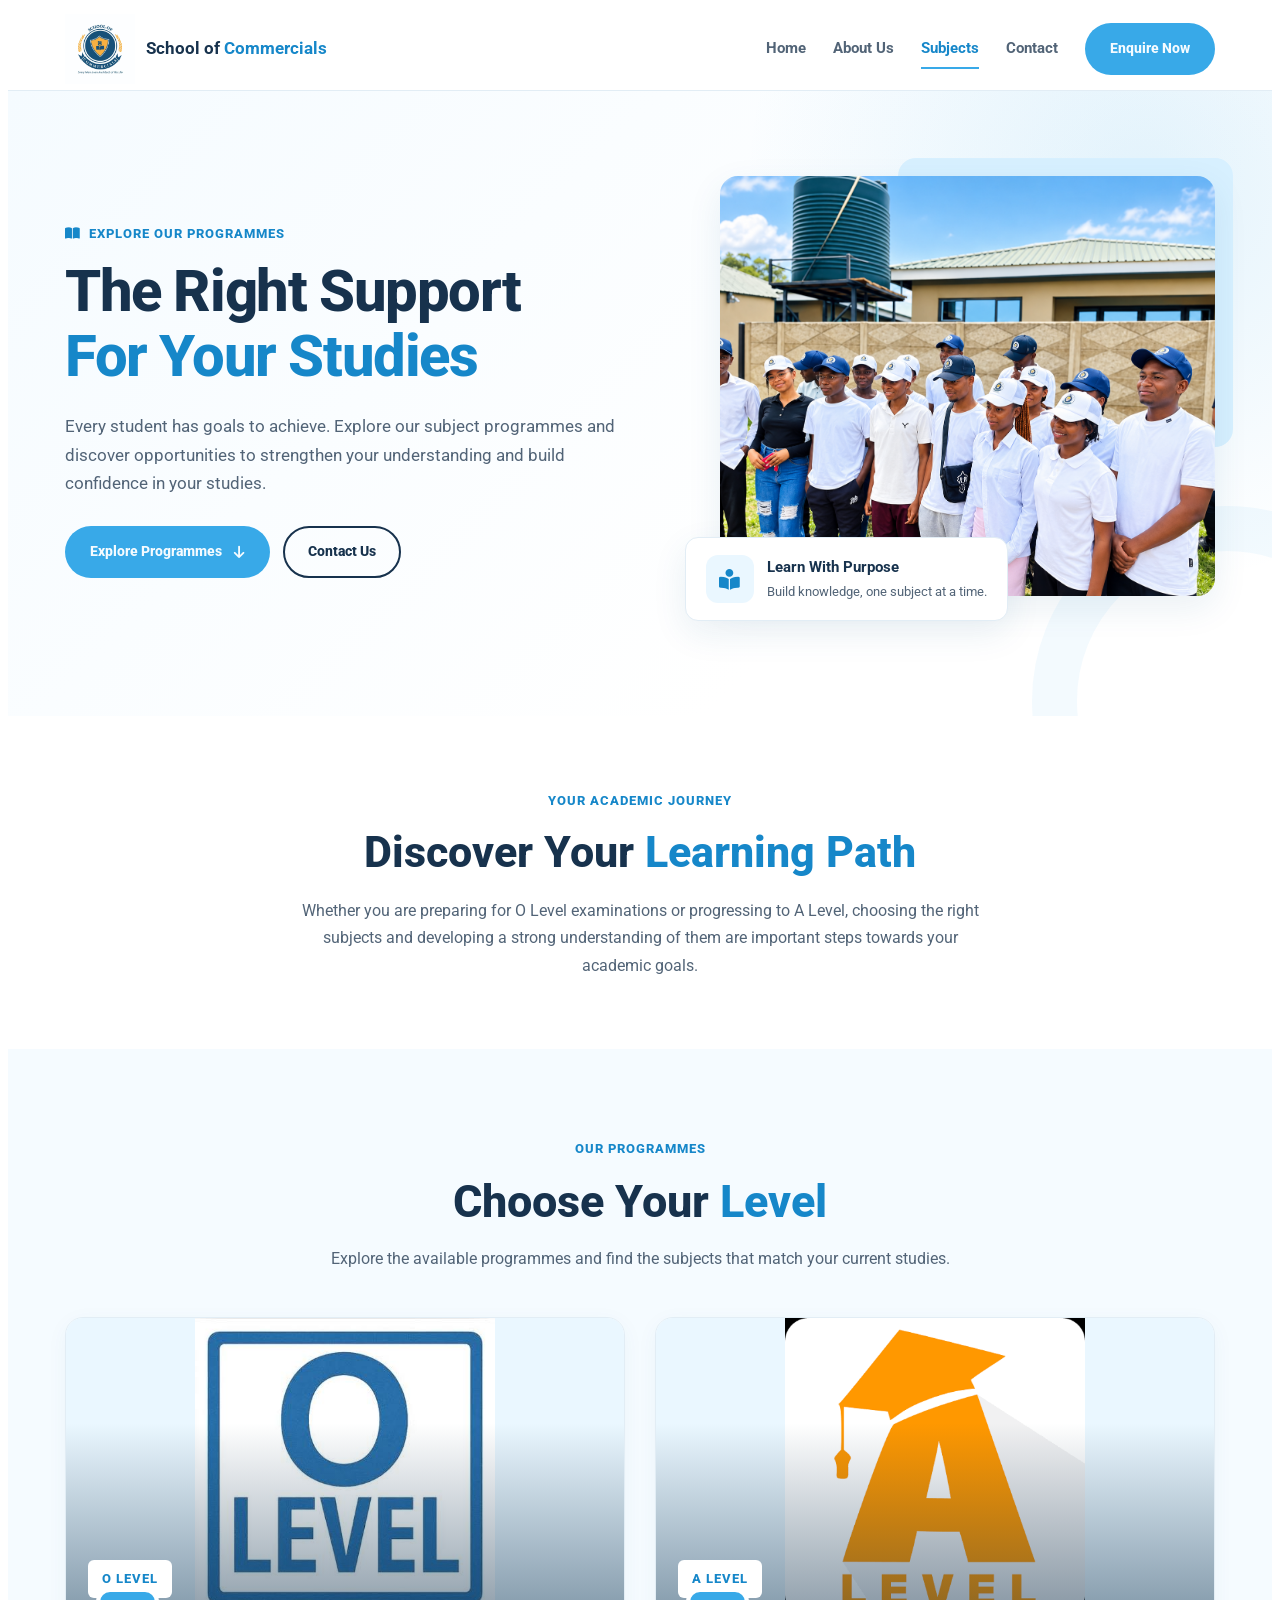
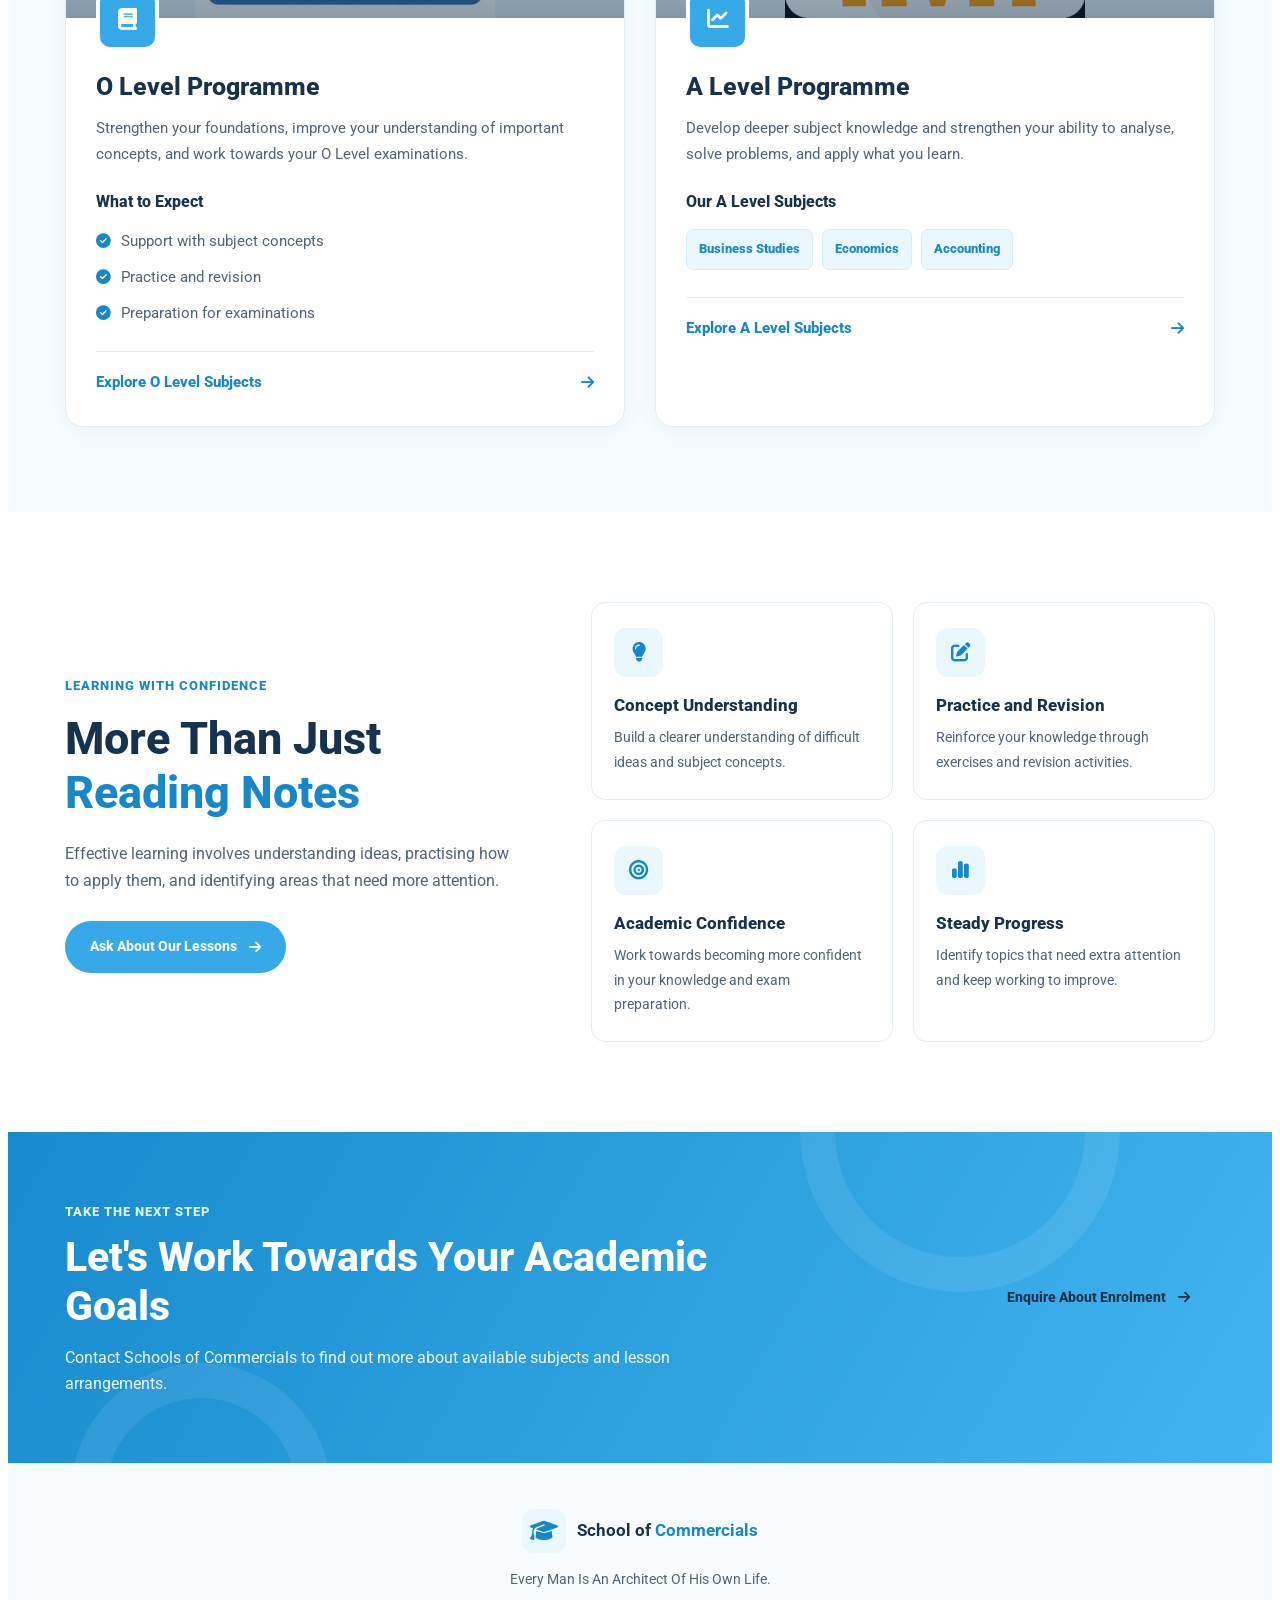
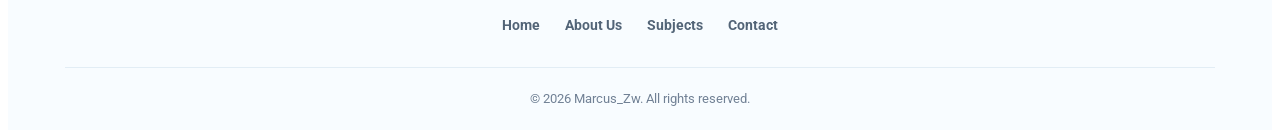
<file: subjects.html>
<!DOCTYPE html>
<html lang="en">

<head>
    <meta charset="UTF-8">
    <meta name="viewport" content="width=device-width, initial-scale=1.0">

    <title>Our Subjects | Schools of Commercials</title>

    <meta name="description"
        content="Explore O Level and A Level subjects at Schools of Commercials. Discover our learning programmes and enquire about extra lessons.">

    <link rel="stylesheet" href="css/shared/header.css">
    <link rel="stylesheet" href="css/shared/footer.css">
    <link rel="stylesheet" href="css/shared/general.css">
    <link rel="stylesheet" href="../css/subjects.css">

    <link rel="preconnect" href="https://fonts.googleapis.com">
    <link rel="preconnect" href="https://fonts.gstatic.com" crossorigin>
    <link href="https://fonts.googleapis.com/css2?family=Roboto:ital,wght@0,100..900;1,100..900&display=swap"
        rel="stylesheet">

    <link rel="stylesheet" href="https://cdnjs.cloudflare.com/ajax/libs/font-awesome/6.7.2/css/all.min.css">
</head>

<body>

    <!-- HEADER -->
    <header class="site-header">
        <div class="container nav-container">

            <a href="./index.html" class="logo">
                <img src="images/hero-images/logo.jpg" alt="School of Commercials Logo">

                <span>School of <strong>Commercials</strong></span>
            </a>



            <nav class="navbar" id="navbar">
                <a href="./index.html">Home</a>
                <a href="./about.html">About Us</a>
                <a href="./subjects.html" class="active">Subjects</a>
                <a href="./contact.html">Contact</a>

                <a href="./pages/enrolment.html" class="btn btn-primary nav-btn">
                    Enquire Now
                </a>
            </nav>

            <button class="menu-toggle" id="menuToggle" aria-label="Open navigation menu" aria-expanded="false"
                aria-controls="navbar">

                <i class="fa-solid fa-bars"></i>
            </button>

        </div>
    </header>


    <main>

        <!-- HERO SECTION -->
        <section class="subjects-main-hero">
            <div class="container main-hero-content">

                <div class="main-hero-text">

                    <span class="section-label">
                        <i class="fa-solid fa-book-open"></i>
                        Explore Our Programmes
                    </span>

                    <h1>
                        The Right Support
                        <span>For Your Studies</span>
                    </h1>

                    <p>
                        Every student has goals to achieve. Explore our
                        subject programmes and discover opportunities to
                        strengthen your understanding and build confidence
                        in your studies.
                    </p>

                    <div class="hero-buttons">
                        <a href="#programmes" class="btn btn-primary">
                            Explore Programmes
                            <i class="fa-solid fa-arrow-down"></i>
                        </a>

                        <a href="contact.html" class="btn btn-outline">
                            Contact Us
                        </a>
                    </div>

                </div>

                <div class="main-hero-image">
                    <img src="./images/hero-images/students.jpg"
                        alt="Students studying together">

                    <div class="hero-note">
                        <i class="fa-solid fa-book-open-reader"></i>

                        <div>
                            <strong>Learn With Purpose</strong>
                            <span>Build knowledge, one subject at a time.</span>
                        </div>
                    </div>
                </div>

            </div>
        </section>


        <!-- INTRODUCTION -->
        <section class="subjects-intro">
            <div class="container intro-content">

                <span class="section-label">Your Academic Journey</span>

                <h2>
                    Discover Your <span>Learning Path</span>
                </h2>

                <p>
                    Whether you are preparing for O Level examinations
                    or progressing to A Level, choosing the right subjects
                    and developing a strong understanding of them are
                    important steps towards your academic goals.
                </p>

            </div>
        </section>


        <!-- PROGRAMMES -->
        <section class="programmes-section" id="programmes">
            <div class="container">

                <div class="section-heading">
                    <span class="section-label">Our Programmes</span>

                    <h2>
                        Choose Your <span>Level</span>
                    </h2>

                    <p>
                        Explore the available programmes and find the
                        subjects that match your current studies.
                    </p>
                </div>


                <div class="programme-grid">

                    <!-- O LEVEL -->
                    <article class="programme-card">

                        <div class="programme-image">
                            <img src="./images/hero-images/o-level.jfif"
                                alt="Students learning in a classroom">

                            <span class="programme-badge">O LEVEL</span>
                        </div>

                        <div class="programme-content">

                            <div class="programme-icon">
                                <i class="fa-solid fa-book"></i>
                            </div>

                            <h3>O Level Programme</h3>

                            <p>
                                Strengthen your foundations, improve your
                                understanding of important concepts, and
                                work towards your O Level examinations.
                            </p>

                            <h4>What to Expect</h4>

                            <ul class="programme-features">
                                <li>
                                    <i class="fa-solid fa-circle-check"></i>
                                    Support with subject concepts
                                </li>

                                <li>
                                    <i class="fa-solid fa-circle-check"></i>
                                    Practice and revision
                                </li>

                                <li>
                                    <i class="fa-solid fa-circle-check"></i>
                                    Preparation for examinations
                                </li>
                            </ul>

                            <a href="./pages/o-level.html" class="programme-link">
                                Explore O Level Subjects
                                <i class="fa-solid fa-arrow-right"></i>
                            </a>

                        </div>
                    </article>


                    <!-- A LEVEL -->
                    <article class="programme-card">

                        <div class="programme-image">
                            <img src="./images/hero-images/a-level.png"
                                alt="Student studying and taking notes">

                            <span class="programme-badge">A LEVEL</span>
                        </div>

                        <div class="programme-content">

                            <div class="programme-icon">
                                <i class="fa-solid fa-chart-line"></i>
                            </div>

                            <h3>A Level Programme</h3>

                            <p>
                                Develop deeper subject knowledge and
                                strengthen your ability to analyse,
                                solve problems, and apply what you learn.
                            </p>

                            <h4>Our A Level Subjects</h4>

                            <div class="subject-tags">
                                <span>Business Studies</span>
                                <span>Economics</span>
                                <span>Accounting</span>
                            </div>

                            <a href="./pages/a-level.html" class="programme-link">
                                Explore A Level Subjects
                                <i class="fa-solid fa-arrow-right"></i>
                            </a>

                        </div>
                    </article>

                </div>
            </div>
        </section>


        <!-- WHY SUBJECT SUPPORT MATTERS -->
        <section class="subjects-benefits">
            <div class="container benefits-container">

                <div class="benefits-heading">
                    <span class="section-label">Learning With Confidence</span>

                    <h2>
                        More Than Just
                        <span>Reading Notes</span>
                    </h2>

                    <p>
                        Effective learning involves understanding ideas,
                        practising how to apply them, and identifying areas
                        that need more attention.
                    </p>

                    <a href="./contact.html" class="btn btn-primary">
                        Ask About Our Lessons
                        <i class="fa-solid fa-arrow-right"></i>
                    </a>
                </div>


                <div class="benefits-grid">

                    <article class="benefit-item">
                        <div class="benefit-icon">
                            <i class="fa-solid fa-lightbulb"></i>
                        </div>

                        <h3>Concept Understanding</h3>

                        <p>
                            Build a clearer understanding of difficult
                            ideas and subject concepts.
                        </p>
                    </article>


                    <article class="benefit-item">
                        <div class="benefit-icon">
                            <i class="fa-solid fa-pen-to-square"></i>
                        </div>

                        <h3>Practice and Revision</h3>

                        <p>
                            Reinforce your knowledge through exercises
                            and revision activities.
                        </p>
                    </article>


                    <article class="benefit-item">
                        <div class="benefit-icon">
                            <i class="fa-solid fa-bullseye"></i>
                        </div>

                        <h3>Academic Confidence</h3>

                        <p>
                            Work towards becoming more confident in
                            your knowledge and exam preparation.
                        </p>
                    </article>


                    <article class="benefit-item">
                        <div class="benefit-icon">
                            <i class="fa-solid fa-chart-simple"></i>
                        </div>

                        <h3>Steady Progress</h3>

                        <p>
                            Identify topics that need extra attention
                            and keep working to improve.
                        </p>
                    </article>

                </div>
            </div>
        </section>


        <!-- CALL TO ACTION -->
        <section class="subjects-cta">
            <div class="container cta-content">

                <div>
                    <span class="section-label">Take the Next Step</span>

                    <h2>Let's Work Towards Your Academic Goals</h2>

                    <p>
                        Contact Schools of Commercials to find out more
                        about available subjects and lesson arrangements.
                    </p>
                </div>

                <a href="./pages/enrolment.html" class="btn btn-white">
                    Enquire About Enrolment
                    <i class="fa-solid fa-arrow-right"></i>
                </a>

            </div>
        </section>

    </main>


    <!-- FOOTER -->
    <footer class="site-footer">
        <div class="container footer-container">

            <a href="./index.html" class="logo footer-logo">
                <span class="logo-icon">
                    <i class="fa-solid fa-graduation-cap"></i>
                </span>

                <span>School of <strong>Commercials</strong></span>
            </a>

            <p>
                Every Man Is An Architect Of His Own Life.
            </p>

            <div class="footer-links">
                <a href="./index.html">Home</a>
                <a href="./about.html">About Us</a>
                <a href="./subjects.html">Subjects</a>
                <a href="./contact.html">Contact</a>
            </div>

            <div class="footer-bottom">
                <p>
                    &copy; <span id="currentYear"></span>
                    Marcus_Zw. All rights reserved.
                </p>
            </div>

        </div>
    </footer>

    <script src="./js/header.js"></script>


</body>

</html>
</file>
<file: css/shared/header.css>
:root {
    --subjects-primary: #38a9e8;
    --subjects-primary-dark: #1687c9;
    --subjects-light: #eaf7ff;
    --subjects-background: #f5fbff;
    --subjects-dark: #17324d;
    --subjects-text: #526477;
    --subjects-white: #ffffff;
    --subjects-border: #e2edf5;
    --subjects-shadow: 0 12px 35px rgba(25, 90, 135, 0.09);
    --subjects-radius: 18px;
}


a {
    text-decoration: none;
}

button,
a {
    -webkit-tap-highlight-color: transparent;
}



.site-header {
    position: sticky;
    top: 0;
    z-index: 1000;
    background: rgba(255, 255, 255, 0.97);
    border-bottom: 1px solid var(--subjects-border);
    backdrop-filter: blur(12px);
}

.nav-container {
    min-height: 82px;
    display: flex;
    align-items: center;
    justify-content: space-between;
    gap: 25px;
}

.logo {
    display: inline-flex;
    align-items: center;
    gap: 11px;
    color: var(--subjects-dark);
    font-size: 1.05rem;
    font-weight: 700;
    line-height: 1.3;
}

.logo strong {
    color: var(--subjects-primary-dark);
}

.logo-icon {
    width: 44px;
    height: 44px;
    display: grid;
    place-items: center;
    flex-shrink: 0;
    border-radius: 12px;
    background: var(--subjects-light);
    color: var(--subjects-primary-dark);
    font-size: 1.4rem;
}

.navbar {
    display: flex;
    align-items: center;
    gap: 27px;
}

.navbar > a:not(.btn) {
    position: relative;
    color: var(--subjects-text);
    font-size: 0.93rem;
    font-weight: 700;
    transition: color 0.3s ease;
}

.navbar > a:not(.btn)::after {
    content: "";
    position: absolute;
    bottom: -7px;
    left: 0;
    width: 0;
    height: 2px;
    background: var(--subjects-primary);
    transition: width 0.3s ease;
}

.navbar > a:not(.btn):hover,
.navbar > a.active {
    color: var(--subjects-primary-dark);
}

.navbar > a:not(.btn):hover::after,
.navbar > a.active::after {
    width: 100%;
}

.nav-btn {
    padding: 11px 18px;
}

.menu-toggle {
    display: none;
    width: 44px;
    height: 44px;
    place-items: center;
    border: 1px solid var(--subjects-border);
    border-radius: 9px;
    background: var(--subjects-white);
    color: var(--subjects-dark);
    font-size: 1.2rem;
    cursor: pointer;
}



.btn {
    display: inline-flex;
    align-items: center;
    justify-content: center;
    gap: 12px;
    padding: 12px 23px;
    border-radius: 50px;
    font-size: 14px;
    font-weight: 800;
    transition: 0.3s ease;
    cursor: pointer;
    border: 2px solid transparent;
}

.btn-primary {
    background:var(--subjects-primary) ;
    color: var(--white);
    color: var(--subjects-background);
   
}

.btn-primary:hover {
    background: var(--primary-dark);
    transform: translateY(-3px);
    color:red ;  
  box-shadow: 0 8px 20px rgba(25, 169, 238, 0.2);
}

.btn-outline {
    border-color: var(--primary);
    color: var(--primary-dark);
    background: transparent;
}

.btn-outline:hover {
    background: var(--primary-light);
    transform: translateY(-3px);
}

.btn-white {
    background: var(--white);
    color: var(--primary-dark);
}

.btn-white:hover {
    background: var(--primary-light);
    transform: translateY(-3px);
}

/*logo*/


.logo {
    display: flex;
    align-items: center;
    text-decoration: none;
}

.logo img {
    width: 70px;
    height: 70px;
    object-fit: contain;
    display: block;
}



@media (max-width: 830px) {
    .nav-container {
        min-height: 72px;
    }

    .menu-toggle {
        display: grid;
        flex-shrink: 0;
    }

    .navbar {
        position: absolute;
        top: calc(100% + 1px);
        left: 0;
        right: 0;
        display: none;
        align-items: stretch;
        gap: 0;
        padding: 12px 4% 22px;
        border-bottom: 1px solid var(--subjects-border);
        background: var(--subjects-white);
        box-shadow: 0 15px 25px rgba(25, 90, 135, 0.08);
    }

    .navbar.active {
        display: flex;
        flex-direction: column;
    }

    .navbar > a:not(.btn) {
        padding: 13px 5px;
        border-bottom: 1px solid #eef4f8;
    }

    .navbar > a:not(.btn)::after {
        display: none;
    }

    .navbar .nav-btn {
        margin-top: 15px;
    }

    .subjects-main-hero {
        padding: 65px 0 75px;
    }

    .main-hero-content {
        grid-template-columns: 1fr;
        gap: 45px;
    }

    .main-hero-text h1 {
        font-size: clamp(2.3rem, 8vw, 3.4rem);
        letter-spacing: -0.7px;
    }

    .main-hero-text > p {
        font-size: 1rem;
    }

    .main-hero-image {
        width: 92%;
        margin: 0 auto;
        padding-left: 10px;
    }

    .main-hero-image > img {
        height: 350px;
    }

    .hero-note {
        left: -10px;
    }

    .subjects-intro {
        padding: 60px 0;
    }

    .programmes-section,
    .subjects-benefits {
        padding: 70px 0;
    }

    .programme-grid {
        gap: 24px;
    }

    .programme-image {
        height: 220px;
    }

    .benefits-container {
        grid-template-columns: 1fr;
        gap: 35px;
    }

    .benefits-heading {
        max-width: 600px;
    }

    .cta-content {
        align-items: flex-start;
        flex-direction: column;
        gap: 25px;
    }
}


/* =========================================
   SMALL MOBILE SCREENS
========================================= */

@media (max-width: 520px) {
    .logo {
        gap: 8px;
        font-size: 0.9rem;
    }

    .logo-icon {
        width: 39px;
        height: 39px;
        font-size: 1.2rem;
    }

    .hero-buttons .btn {
        width: 100%;
    }

    .main-hero-image > img {
        height: 290px;
    }

    .hero-note {
        gap: 10px;
        padding: 12px;
    }

    .hero-note > i {
        width: 40px;
        height: 40px;
        font-size: 1.1rem;
    }

    .hero-note strong {
        font-size: 0.87rem;
    }

    .hero-note span {
        font-size: 0.72rem;
    }

    .intro-content h2,
    .section-heading h2 {
        font-size: 2rem;
    }

    .programme-grid {
        grid-template-columns: 1fr;
    }

    .programme-image {
        height: 230px;
    }

    .programme-content {
        padding: 25px 20px;
    }

    .programme-content h3 {
        font-size: 1.4rem;
    }

    .benefits-grid {
        grid-template-columns: 1fr;
    }

    .benefit-item {
        padding: 22px;
    }

    .cta-content h2 {
        font-size: 1.9rem;
    }

    .cta-content > .btn {
        width: 100%;
    }

    .footer-links {
        gap: 15px 22px;
    }
}


/* =========================================
   ACCESSIBILITY
========================================= */

@media (prefers-reduced-motion: reduce) {
    html {
        scroll-behavior: auto;
    }

    *,
    *::before,
    *::after {
        animation-duration: 0.01ms !important;
        animation-iteration-count: 1 !important;
        transition-duration: 0.01ms !important;
    }
}

.dropdown {
    position: relative;
}

.dropdown-menu {
    display: none;
    position: absolute;
    top: 100%;
    left: 0;
    background: white;
    min-width: 150px;
    box-shadow: 0 4px 10px rgba(0,0,0,0.1);
    z-index: 100;
}

.dropdown-menu a {
    display: block;
    padding: 12px 15px;
    color: #333;
    text-decoration: none;
}

.dropdown-menu a:hover {
    background: #f0f8ff;
    color: #2196f3;
}

.dropdown:hover .dropdown-menu {
    display: block;
}
.dropdown-link{
  text-decoration: none;
  color: inherit;
}
</file>
<file: css/shared/general.css>
html {
    scroll-behavior: smooth;
    scroll-padding-top: 100px;
 
}

body {
    font-family:roboto;
    color: var(--subjects-dark);
    background: var(--subjects-white);
    line-height: 1.7;
    max-width: 100%;
}

.container {
    width: min(1150px, 92%);
    margin-inline: auto;
}

img {
    display: block;
    width: 100%;
    object-fit: cover;
}

a {
    text-decoration: none;
}

button,
a {
    -webkit-tap-highlight-color: transparent;
}

.section-label {
    display: inline-flex;
    align-items: center;
    gap: 8px;
    margin-bottom: 15px;
    color: var(--subjects-primary-dark);
    font-size: 0.82rem;
    font-weight: 800;
    letter-spacing: 1px;
    text-transform: uppercase;
}
</file>
<file: css/shared/footer.css>
.site-footer {
    padding: 45px 0 20px;
    border-top: 1px solid var(--subjects-border);
    background: #f8fcff;
}

.footer-container {
    display: flex;
    flex-direction: column;
    align-items: center;
    text-align: center;
}

.footer-logo {
    margin-bottom: 15px;
}

.footer-container > p {
    max-width: 450px;
    margin: 0 auto 22px;
    color: var(--subjects-text);
    font-size: 0.9rem;
}

.footer-links {
    display: flex;
    flex-wrap: wrap;
    justify-content: center;
    gap: 25px;
    margin-bottom: 28px;
}

.footer-links a {
    color: var(--subjects-text);
    font-size: 0.9rem;
    font-weight: 700;
    transition: color 0.3s ease;
}

.footer-links a:hover {
    color: var(--subjects-primary-dark);
}

.footer-bottom {
    width: 100%;
    padding-top: 20px;
    border-top: 1px solid var(--subjects-border);
}

.footer-bottom p {
    margin: 0;
    color: #718195;
    font-size: 0.83rem;
}





/* GALLERY CTA */
.gallery-cta {
    padding: 80px 0;
    background: #f4f7fb;
    text-align: center;
}

.gallery-cta-content {
    max-width: 850px;
    margin: 0 auto;
}

.gallery-subtitle {
    display: inline-block;
    color: #d99a24;
    font-size: 13px;
    font-weight: 700;
    letter-spacing: 2px;
    margin-bottom: 15px;
}

.gallery-cta h2 {
    color: #174b70;
    font-size: clamp(28px, 4vw, 42px);
    line-height: 1.3;
    margin-bottom: 20px;
}

.gallery-cta h2 span {
    display: block;
    color: #d99a24;
}

.gallery-cta p {
    max-width: 650px;
    margin: 0 auto 30px;
    color: #5c6875;
    font-size: 16px;
    line-height: 1.8;
}

.btn-gallery {
    display: inline-flex;
    align-items: center;
    gap: 10px;
    padding: 15px 25px;
    background: #174b70;
    color: #fff;
    border-radius: 5px;
    text-decoration: none;
    font-weight: 600;
    transition: background 0.3s ease, transform 0.3s ease;
}

.btn-gallery:hover {
    background: #d99a24;
    color: #fff;
    transform: translateY(-3px);
}
</file>
<file: css/index.css>
/* ==============================
   1. GLOBAL STYLES
================================= */

:root {
    --primary: #19a9ee;
    --primary-dark: #087bbd;
    --primary-light: #eaf8ff;
    --sky-blue: #dff4ff;
    --dark: #10345d;
    --text: #506781;
    --white: #ffffff;
    --border: #d9edf8;
    --shadow: 0 10px 35px rgba(16, 72, 115, 0.08);
    --radius: 18px;
}


ul {
    list-style: none;
}

img {
    display: block;
    max-width: 100%;
}

button,
a {
    -webkit-tap-highlight-color: transparent;
}

.container {
    width: min(1150px, 92%);
    margin-inline: auto;
}

.section-padding {
    padding: 85px 0;
}



.section-heading {
    max-width: 700px;
    margin: 0 auto 45px;
    text-align: center;
}

.section-label {
    display: inline-block;
    margin-bottom: 10px;
    color: var(--primary-dark);
    font-size: 12px;
    font-weight: 900;
    letter-spacing: 2px;
}

.section-heading h2,
.impact-content h2 {
    color: var(--dark);
    font-size: clamp(27px, 3.5vw, 38px);
    font-weight: 900;
    line-height: 1.25;
    margin-bottom: 15px;
}

.section-heading h2 span,
.impact-content h2 span {
    color: var(--primary);
}

.section-heading p {
    max-width: 620px;
    margin: 0 auto;
    font-size: 15px;
}




/* ==============================
   4. HERO SECTION
================================= */

.hero {
    position: relative;
    overflow: hidden;
    background:
        radial-gradient(circle at 90% 10%, #d8f2ff 0, transparent 32%),
        linear-gradient(120deg, #f0fbff 0%, #ffffff 65%);
}

.hero-grid {
    min-height: 530px;
    display: grid;
    grid-template-columns: 1fr 0.95fr;
    align-items: center;
    gap: 55px;
    padding-top: 45px;
    padding-bottom: 45px;
}

.hero-content {
    position: relative;
    z-index: 2;
}

.eyebrow {
    display: inline-flex;
    align-items: center;
    gap: 9px;
    margin-bottom: 20px;
    color: var(--primary-dark);
    font-size: 11px;
    font-weight: 900;
    letter-spacing: 1.1px;
}

.hero h1 {
    max-width: 600px;
    margin-bottom: 22px;
    color: var(--dark);
    font-size: clamp(37px, 4.3vw, 55px);
    font-weight: 900;
    line-height: 1.13;
    letter-spacing: -1.5px;
}

.hero h1 span {
    color: var(--primary);
}

.hero-description {
    max-width: 490px;
    margin-bottom: 28px;
    font-size: 15px;
    line-height: 1.85;
}

.hero-buttons {
    display: flex;
    flex-wrap: wrap;
    gap: 13px;
    margin-bottom: 36px;
    width: 100%;
}

.hero-features {
    display: flex;
    align-items: center;
    gap: 20px;
}

.hero-feature {
    display: flex;
    align-items: center;
    gap: 10px;
    padding-right: 20px;
    border-right: 1px solid #cce8f7;
    color: var(--dark);
    font-size: 11px;
    font-weight: 800;
    line-height: 1.4;
}

.hero-feature:last-child {
    border-right: none;
    padding-right: 0;
}

.hero-feature i {
    color: var(--primary-dark);
    font-size: 24px;
}

.hero-image {
    position: relative;
    min-width: 0;
}

.hero-image::before {
    content: "";
    position: absolute;
    inset: -17px 18px 18px -17px;
    border: 3px solid #a9e5ff;
    border-radius: 45% 20% 40% 22%;
    z-index: 0;
}

.hero-image>img {
    position: relative;
    z-index: 1;
    width: 100%;
    height: 400px;
    object-fit: cover;
    object-position: center;
    border-radius: 45% 20% 40% 22%;
    box-shadow: var(--shadow);
}

.image-badge {
    position: absolute;
    z-index: 2;
    bottom: 22px;
    left: -28px;
    display: flex;
    align-items: center;
    gap: 13px;
    padding: 16px 20px;
    background: var(--white);
    border-radius: 14px;
    box-shadow: var(--shadow);
}

.image-badge>i {
    width: 43px;
    height: 43px;
    display: grid;
    place-items: center;
    background: var(--primary-light);
    border-radius: 50%;
    color: var(--primary-dark);
    font-size: 20px;
}

.image-badge div {
    display: flex;
    flex-direction: column;
}

.image-badge strong {
    color: var(--dark);
    font-size: 13px;
}

.image-badge span {
    font-size: 11px;
}

.floating-note {
    position: absolute;
    top: 22px;
    right: -17px;
    z-index: 2;
    padding: 15px 17px;
    display: flex;
    align-items: center;
    gap: 10px;
    background: var(--white);
    border: 1px solid var(--border);
    border-radius: 14px;
    color: var(--primary-dark);
    font-size: 12px;
    font-weight: 900;
    line-height: 1.5;
    box-shadow: var(--shadow);
}

.floating-note i {
    font-size: 23px;
}




/* ==============================
   HERO IMAGE & TEXT SLIDER
================================= */

.hero-slider {
    position: relative;
    overflow: hidden;
    background:
        radial-gradient(circle at 85% 20%, #d8f2ff 0, transparent 35%),
        linear-gradient(120deg, #f0fbff, #ffffff);
}

.hero-slides {
    position: relative;
}

.hero-slide {
    display: none;
    animation: heroFade 0.7s ease;
}

.hero-slide.active {
    display: block;
}

@keyframes heroFade {
    from {
        opacity: 0;
        transform: translateX(18px);
    }

    to {
        opacity: 1;
        transform: translateX(0);
    }
}

/* Keep images consistent between slides */

.hero-slide .hero-image>img {
    width: 100%;
    height: 400px;
    object-fit: cover;
    object-position: center;
}

/* Slider controls */

.slider-controls {
    display: flex;
    justify-content: space-between;
    align-items: center;
    padding-top: 0;
    padding-bottom: 25px;
}

.slider-dots {
    display: flex;
    align-items: center;
    gap: 9px;
}

.slider-dot {
    width: 10px;
    height: 10px;
    padding: 0;
    border: none;
    border-radius: 50px;
    background: #b7ddeb;
    cursor: pointer;
    transition: width 0.3s, background 0.3s;
}

.slider-dot.active {
    width: 30px;
    background: var(--primary);
}

.slider-arrows {
    display: flex;
    gap: 10px;
}

.slider-arrow {
    display: grid;
    place-items: center;
    width: 40px;
    height: 40px;
    border: 1px solid var(--border);
    border-radius: 50%;
    background: var(--white);
    color: var(--primary-dark);
    cursor: pointer;
    transition: 0.3s;
}

.slider-arrow:hover {
    background: var(--primary);
    color: var(--white);
    border-color: var(--primary);
}

.slider-dot:focus-visible,
.slider-arrow:focus-visible {
    outline: 3px solid #73cfff;
    outline-offset: 4px;
}

/* Responsive adjustments */

@media (max-width: 800px) {
    .hero-slide .hero-grid {
        padding-bottom: 35px;

    }

    .hero-grid {
        grid-template-columns: 1fr;
    }

    .slider-controls {
        padding-bottom: 22px;
    }
}

@media (max-width: 707px) {
    .hero-slide .hero-image>img {
        height: 290px;
    }

    .enrol-cta-content {
        display: flex;
        flex-direction: column;
        align-items: center;
    }

    .slider-arrow {
        width: 36px;
        height: 36px;
    }
}

/* Respect reduced-motion preferences */

@media (prefers-reduced-motion: reduce) {
    .hero-slide {
        animation: none;
    }
}


/* =========================================
   MOVING SCHOOL HIGHLIGHTS
========================================= */

.school-highlights {
    overflow: hidden;
    padding: 22px 0;
    background: #f5fbff;
    border-top: 1px solid #e2edf5;
    border-bottom: 1px solid #e2edf5;
}

.highlights-track {
    display: flex;
    align-items: center;
    gap: 18px;
    width: max-content;
    animation: moveHighlights 35s linear infinite;
}

.highlight-card {
    display: flex;
    align-items: center;
    gap: 14px;
    min-width: 225px;
    padding: 17px 22px;
    border: 1px solid #e2edf5;
    border-radius: 14px;
    background: #ffffff;
    box-shadow: 0 5px 18px rgba(25, 90, 135, 0.06);
}

.highlight-card>i {
    display: grid;
    place-items: center;
    flex-shrink: 0;
    width: 45px;
    height: 45px;
    border-radius: 12px;
    background: #eaf7ff;
    color: #1687c9;
    font-size: 1.15rem;
}

.highlight-card h3 {
    margin: 0 0 5px;
    color: #17324d;
    font-size: 1rem;
    font-weight: 700;
    white-space: nowrap;
}

.highlight-card p {
    margin: 0;
    color: #526477;
    font-size: 0.82rem;
    white-space: nowrap;
}

@keyframes moveHighlights {
    from {
        transform: translateX(0);
    }

    to {
        transform: translateX(-50%);
    }
}

/* Pause when the visitor hovers over the strip */
.school-highlights:hover .highlights-track {
    animation-play-state: paused;
}

/* Respect reduced-motion preferences */
@media (prefers-reduced-motion: reduce) {
    .highlights-track {
        animation: none;
    }
}











/* ==============================
   5. SUBJECTS SECTION
================================= */

.subjects {
    background: var(--white);
}

.subject-grid {
    display: grid;
    grid-template-columns: repeat(2, minmax(0, 1fr));
    gap: 25px;
}

.subject-card {
    padding: 32px;
    background: linear-gradient(145deg, #f4fbff, #ffffff);
    border: 1px solid var(--border);
    border-radius: var(--radius);
    transition: transform 0.3s, box-shadow 0.3s;
}

.subject-card:hover {
    transform: translateY(-5px);
    box-shadow: var(--shadow);
}

.subject-card-top {
    display: flex;
    align-items: center;
    gap: 18px;
    margin-bottom: 28px;
}

.subject-icon {
    flex-shrink: 0;
    width: 65px;
    height: 65px;
    display: grid;
    place-items: center;
    background: linear-gradient(135deg, #35c0ff, #078cdb);
    color: var(--white);
    border-radius: 50%;
    font-size: 28px;
}

.subject-card h3 {
    color: var(--dark);
    font-size: 22px;
    font-weight: 900;
    line-height: 1.3;
    margin-bottom: 5px;
}

.subject-card-top p {
    font-size: 13px;
}

.subject-list {
    display: grid;
    grid-template-columns: repeat(2, minmax(0, 1fr));
    gap: 12px 15px;
    margin-bottom: 30px;
}

.subject-list li {
    display: flex;
    align-items: flex-start;
    gap: 9px;
    font-size: 13px;
    line-height: 1.5;
}

.subject-list i {
    margin-top: 4px;
    color: var(--primary);
    font-size: 13px;
}

.text-link {
    display: inline-flex;
    align-items: center;
    gap: 12px;
    color: var(--primary-dark);
    font-size: 13px;
    font-weight: 900;
}

.text-link i {
    transition: transform 0.3s;
}

.text-link:hover i {
    transform: translateX(5px);
}

.subject-disclaimer {
    margin-top: 24px;
    text-align: center;
    font-size: 12px;
}




@media (max-width: 707px) {


    .subject-grid {
        grid-template-columns: 1fr;
    }


}


/* ==============================
   6. IMPACT SECTION
================================= */

.impact {
    padding: 75px 0;
    background: linear-gradient(115deg, #e9f8ff, #f7fcff);
}

.impact-grid {
    display: grid;
    grid-template-columns: 0.9fr 1.1fr;
    align-items: center;
    gap: 65px;
}

.impact-content h2 {
    font-size: clamp(29px, 3vw, 38px);
}

.impact-content>p {
    margin-bottom: 25px;
    font-size: 15px;
}

.impact-stats {
    display: grid;
    grid-template-columns: repeat(2, minmax(0, 1fr));
    gap: 18px;
}

.stat-card {
    padding: 25px 15px;
    text-align: center;
    background: var(--white);
    border: 1px solid var(--border);
    border-radius: 15px;
    transition: transform 0.3s;
}

.stat-card:hover {
    transform: translateY(-4px);
}

.stat-icon {
    width: 48px;
    height: 48px;
    display: grid;
    place-items: center;
    margin: 0 auto 12px;
    background: var(--primary-light);
    color: var(--primary-dark);
    border-radius: 50%;
    font-size: 21px;
}

.stat-card h3 {
    color: var(--dark);
    font-size: 19px;
    font-weight: 900;
}

.stat-card p {
    font-size: 12px;
}


@media (max-width: 707px) {


    .impact-grid {
        grid-template-columns: 1fr;
    }


}

/* ==============================
   7. WHY CHOOSE US
================================= */

.why-us {
    background: var(--white);
}

.benefit-grid {
    display: grid;
    grid-template-columns: repeat(4, minmax(0, 1fr));
    gap: 22px;
}

.benefit-card {
    padding: 27px 20px;
    text-align: center;
    border: 1px solid transparent;
    border-radius: var(--radius);
    transition: 0.3s;
}

.benefit-card:hover {
    background: #f5fbff;
    border-color: var(--border);
    transform: translateY(-5px);
}

.benefit-icon {
    width: 65px;
    height: 65px;
    display: grid;
    place-items: center;
    margin: 0 auto 18px;
    border-radius: 50%;
    background: linear-gradient(135deg, #e3f7ff, #c9edff);
    color: var(--primary-dark);
    font-size: 25px;
}

.benefit-card h3 {
    margin-bottom: 10px;
    color: var(--dark);
    font-size: 16px;
    font-weight: 900;
}

.benefit-card p {
    font-size: 13px;
    line-height: 1.8;
}


/* ==============================
   8. ENROLMENT CTA
================================= */

.enrol-cta {
    padding: 45px 0;
    background: linear-gradient(110deg, #078cdb, #35c3ff);
    color: var(--white);
}

.enrol-cta-content {
    display: flex;
    align-items: center;
    gap: 25px;
}

.cta-icon {
    flex-shrink: 0;
    width: 65px;
    height: 65px;
    display: grid;
    place-items: center;
    border: 1px solid rgba(255, 255, 255, 0.5);
    border-radius: 16px;
    font-size: 30px;
}

.cta-text {
    flex: 1;
}

.cta-text>span {
    font-size: 11px;
    font-weight: 900;
    letter-spacing: 1px;
}

.cta-text h2 {
    margin: 4px 0;
    font-size: clamp(23px, 3vw, 31px);
    line-height: 1.3;
    font-weight: 900;
}

.cta-text p {
    font-size: 13px;
}

.enrol-cta .btn {
    flex-shrink: 0;
}


/* ==============================
   9. FOOTER
================================= */

.footer {
    background: #092d53;
    color: #c5d9eb;
}

.footer-grid {
    display: grid;
    grid-template-columns: 1.3fr 0.7fr 1.1fr 0.7fr;
    gap: 40px;
    padding-top: 55px;
    padding-bottom: 45px;
}

.footer-logo {
    margin-bottom: 20px;
}

.footer-logo .logo-text {
    color: var(--white);
}

.footer-logo .logo-icon,
.footer-logo .logo-icon .cap-icon,
.footer-logo .logo-text small {
    color: #65caff;
}

.footer-brand>p {
    max-width: 280px;
    font-size: 13px;
    line-height: 1.9;
}

.footer-column {
    display: flex;
    flex-direction: column;
    align-items: flex-start;
    gap: 11px;
}

.footer-column h3 {
    margin-bottom: 8px;
    color: var(--white);
    font-size: 15px;
    font-weight: 900;
}

.footer-column>a,
.footer-column>p {
    font-size: 12px;
    line-height: 1.7;
}

.footer-column>a:hover {
    color: #65caff;
}

.footer-column>p i {
    width: 20px;
    margin-right: 5px;
    color: #65caff;
}

.social-links {
    display: flex;
    gap: 10px;
}

.social-links a {
    width: 38px;
    height: 38px;
    display: grid;
    place-items: center;
    background: rgba(255, 255, 255, 0.1);
    color: var(--white);
    border-radius: 50%;
    transition: 0.3s;
}

.social-links a:hover {
    background: var(--primary);
    transform: translateY(-3px);
}

.social-note {
    margin-top: 8px;
}

.footer-bottom {
    border-top: 1px solid rgba(255, 255, 255, 0.12);
}

.footer-bottom .container {
    min-height: 60px;
    display: flex;
    justify-content: space-between;
    align-items: center;
    gap: 15px;
}

.footer-bottom p {
    font-size: 11px;
}


/* ==============================
   10. RESPONSIVE DESIGN
================================= */

@media (max-width: 1050px) {

    .navbar {
        gap: 15px;

    }

    .nav-links {
        gap: 18px;
    }

    .logo-text {
        font-size: 13px;
    }

    .hero-grid {
        gap: 35px;
    }

    .hero-features {
        gap: 12px;
    }

    .hero-feature {
        padding-right: 12px;
        gap: 7px;
    }

    .hero-feature i {
        font-size: 20px;
    }

    .subject-card {
        padding: 25px;
    }

    .impact-grid {
        gap: 35px;
    }

    .benefit-grid {
        grid-template-columns: repeat(2, minmax(0, 1fr));
    }


}

@media (max-width: 400px) {


    .benefit-grid {
        grid-template-columns: repeat(1, minmax(0, 1fr));
    }



}
</file>
<file: css/subjects.css>
:root {
    --subjects-primary: #38a9e8;
    --subjects-primary-dark: #1687c9;
    --subjects-light: #eaf7ff;
    --subjects-background: #f5fbff;
    --subjects-dark: #17324d;
    --subjects-text: #526477;
    --subjects-white: #ffffff;
    --subjects-border: #e2edf5;
    --subjects-shadow: 0 12px 35px rgba(25, 90, 135, 0.09);
    --subjects-radius: 18px;
}




/* =========================================
   HERO SECTION
========================================= */

.subjects-main-hero {
    position: relative;
    overflow: hidden;
    padding: 85px 0 95px;
    background:
        radial-gradient(circle at 90% 15%,
            rgba(56, 169, 232, 0.14),
            transparent 32%),
        linear-gradient(135deg, #f5fbff 0%, #ffffff 70%);
}

.subjects-main-hero::before {
    content: "";
    position: absolute;
    right: -150px;
    bottom: -180px;
    width: 300px;
    height: 300px;
    border: 45px solid rgba(56, 169, 232, 0.06);
    border-radius: 50%;
    pointer-events: none;
}

.main-hero-content {
    position: relative;
    z-index: 1;
    display: grid;
    grid-template-columns: 1.05fr 0.95fr;
    align-items: center;
    gap: 65px;
}

.main-hero-text h1 {
    margin: 0 0 23px;
    color: var(--subjects-dark);
    font-size: clamp(2.5rem, 4.5vw, 3.9rem);
    line-height: 1.12;
    letter-spacing: -1.4px;
    font-weight: 800;
}

.main-hero-text h1 span {
    display: block;
    color: var(--subjects-primary-dark);
}

.main-hero-text>p {
    max-width: 550px;
    margin: 0 0 28px;
    color: var(--subjects-text);
    font-size: 1.05rem;
}

.hero-buttons {
    display: flex;
    align-items: center;
    flex-wrap: wrap;
    gap: 13px;
}

.main-hero-image {
    position: relative;
    padding: 0 0 25px 20px;
}

.main-hero-image::before {
    content: "";
    position: absolute;
    top: -18px;
    right: -18px;
    width: 65%;
    height: 65%;
    border-radius: var(--subjects-radius);
    background: #d7f0ff;
}

.main-hero-image>img {
    position: relative;
    z-index: 1;
    height: 420px;
    border-radius: var(--subjects-radius);
    box-shadow: var(--subjects-shadow);
}

.hero-note {
    position: absolute;
    z-index: 2;
    left: -15px;
    bottom: 0;
    display: flex;
    align-items: center;
    gap: 13px;
    max-width: calc(100% - 5px);
    padding: 17px 20px;
    border: 1px solid var(--subjects-border);
    border-radius: 13px;
    background: var(--subjects-white);
    box-shadow: var(--subjects-shadow);
}

.hero-note>i {
    width: 48px;
    height: 48px;
    display: grid;
    place-items: center;
    flex-shrink: 0;
    border-radius: 12px;
    background: var(--subjects-light);
    color: var(--subjects-primary-dark);
    font-size: 1.3rem;
}

.hero-note div {
    display: flex;
    flex-direction: column;
}

.hero-note strong {
    color: var(--subjects-dark);
    font-size: 0.95rem;
}

.hero-note span {
    color: var(--subjects-text);
    font-size: 0.8rem;
}

@media (max-width: 730px) {
    .main-hero-content{
        grid-template-columns: 1fr ;
    }
}


/* =========================================
   INTRODUCTION
========================================= */

.subjects-intro {
    padding: 70px 0;
    background: var(--subjects-white);
}

.intro-content {
    max-width: 780px;
    text-align: center;
}

.intro-content h2 {
    margin: 0 0 18px;
    color: var(--subjects-dark);
    font-size: clamp(2rem, 4vw, 2.7rem);
    line-height: 1.2;
    font-weight: 800;
}

.intro-content h2 span {
    color: var(--subjects-primary-dark);
}

.intro-content>p {
    max-width: 700px;
    margin: 0 auto;
    color: var(--subjects-text);
    font-size: 1rem;
}


/* =========================================
   PROGRAMMES SECTION
========================================= */

.programmes-section {
    padding: 85px 0;
    background: var(--subjects-background);
}

.section-heading {
    max-width: 700px;
    margin: 0 auto 45px;
    text-align: center;
}

.section-heading h2 {
    margin: 0 0 16px;
    color: var(--subjects-dark);
    font-size: clamp(2rem, 4vw, 2.8rem);
    line-height: 1.2;
    font-weight: 800;
}

.section-heading h2 span {
    color: var(--subjects-primary-dark);
}

.section-heading>p {
    margin: 0;
    color: var(--subjects-text);
    font-size: 1rem;
}

.programme-grid {
    display: grid;
    grid-template-columns: repeat(2, minmax(0, 1fr));
    align-items: stretch;
    gap: 30px;
}

.programme-card {
    min-width: 0;
    overflow: hidden;
    border: 1px solid var(--subjects-border);
    border-radius: var(--subjects-radius);
    background: var(--subjects-white);
    box-shadow: 0 5px 22px rgba(25, 90, 135, 0.045);
    transition:
        transform 0.35s ease,
        box-shadow 0.35s ease,
        border-color 0.35s ease;
}

.programme-card:hover {
    transform: translateY(-7px);
    border-color: #b9e5fb;
    box-shadow: var(--subjects-shadow);
}

.programme-image {
    position: relative;
    height: 300px;
    overflow: hidden;
    background: var(--subjects-light);
}

.programme-image::after {
    content: "";
    position: absolute;
    inset: 0;
    background: linear-gradient(to top,
            rgba(15, 48, 75, 0.48),
            transparent 65%);
    pointer-events: none;
}

.programme-image img {
    height: 100%;
    transition: transform 0.6s ease;
    object-fit: contain;
}

.programme-card:hover .programme-image img {
    transform: scale(1.05);
}

.programme-badge {
    position: absolute;
    z-index: 1;
    bottom: 20px;
    left: 22px;
    padding: 8px 14px;
    border-radius: 6px;
    background: var(--subjects-white);
    color: var(--subjects-primary-dark);
    font-size: 0.8rem;
    font-weight: 800;
    letter-spacing: 1px;
}

.programme-content {
    display: flex;
    flex-direction: column;
    align-items: flex-start;
    padding: 27px 30px 30px;
}

.programme-icon {
    width: 55px;
    height: 55px;
    display: grid;
    place-items: center;
    margin-top: -57px;
    margin-bottom: 20px;
    position: relative;
    z-index: 2;
    border: 4px solid var(--subjects-white);
    border-radius: 14px;
    box-sizing: content-box;
    background: var(--subjects-primary);
    color: var(--subjects-white);
    font-size: 1.35rem;
}

.programme-content h3 {
    margin: 0 0 12px;
    color: var(--subjects-dark);
    font-size: 1.55rem;
    line-height: 1.3;
    font-weight: 800;
}

.programme-content>p {
    margin: 0 0 22px;
    color: var(--subjects-text);
    font-size: 0.96rem;
}

.programme-content h4 {
    margin: 0 0 13px;
    color: var(--subjects-dark);
    font-size: 0.98rem;
    font-weight: 800;
}

.programme-features {
    display: flex;
    flex-direction: column;
    gap: 11px;
    margin: 0 0 25px;
    padding: 0;
    list-style: none;
}

.programme-features li {
    display: flex;
    align-items: flex-start;
    gap: 10px;
    color: var(--subjects-text);
    font-size: 0.92rem;
}

.programme-features i {
    margin-top: 5px;
    color: var(--subjects-primary-dark);
}

.subject-tags {
    display: flex;
    flex-wrap: wrap;
    gap: 9px;
    margin-bottom: 27px;
}

.subject-tags span {
    padding: 8px 12px;
    border: 1px solid #d4edfc;
    border-radius: 7px;
    background: var(--subjects-light);
    color: var(--subjects-primary-dark);
    font-size: 0.83rem;
    font-weight: 800;
}

.programme-link {
    display: flex;
    align-items: center;
    justify-content: space-between;
    gap: 12px;
    width: 100%;
    margin-top: auto;
    padding-top: 18px;
    border-top: 1px solid var(--subjects-border);
    color: var(--subjects-primary-dark);
    font-size: 0.94rem;
    font-weight: 800;
    transition: gap 0.3s ease;
}

.programme-link:hover {
    gap: 18px;
}


@media (max-width: 730px) {
    .programme-grid {
        grid-template-columns: 1fr;
    }
}


/* =========================================
   LEARNING BENEFITS
========================================= */

.subjects-benefits {
    padding: 90px 0;
    background: var(--subjects-white);
}

.benefits-container {
    display: grid;
    grid-template-columns: 0.85fr 1.15fr;
    align-items: center;
    gap: 65px;
}

.benefits-heading h2 {
    margin: 0 0 20px;
    color: var(--subjects-dark);
    font-size: clamp(2rem, 3.7vw, 2.8rem);
    line-height: 1.2;
    font-weight: 800;
}

.benefits-heading h2 span {
    display: block;
    color: var(--subjects-primary-dark);
}

.benefits-heading>p {
    margin: 0 0 27px;
    color: var(--subjects-text);
    font-size: 1rem;
}

.benefits-grid {
    display: grid;
    grid-template-columns: repeat(2, minmax(0, 1fr));
    gap: 20px;
}

.benefit-item {
    padding: 25px 22px;
    border: 1px solid var(--subjects-border);
    border-radius: 14px;
    background: var(--subjects-white);
    transition:
        transform 0.3s ease,
        border-color 0.3s ease,
        box-shadow 0.3s ease;
}

.benefit-item:hover {
    transform: translateY(-5px);
    border-color: #b9e5fb;
    box-shadow: 0 10px 25px rgba(25, 90, 135, 0.07);
}

.benefit-icon {
    width: 49px;
    height: 49px;
    display: grid;
    place-items: center;
    margin-bottom: 17px;
    border-radius: 12px;
    background: var(--subjects-light);
    color: var(--subjects-primary-dark);
    font-size: 1.2rem;
}

.benefit-item h3 {
    margin: 0 0 9px;
    color: var(--subjects-dark);
    font-size: 1.05rem;
    line-height: 1.35;
    font-weight: 800;
}

.benefit-item p {
    margin: 0;
    color: var(--subjects-text);
    font-size: 0.89rem;
    line-height: 1.7;
}

@media (max-width: 900px) {
    .benefits-container {
        grid-template-columns: 1fr;
    }
}


/* =========================================
   CALL TO ACTION
========================================= */

.subjects-cta {
    position: relative;
    overflow: hidden;
    padding: 65px 0;
    background: linear-gradient(120deg,
            #178bce,
            #42b4ef);
}

.subjects-cta::before,
.subjects-cta::after {
    content: "";
    position: absolute;
    border: 35px solid rgba(255, 255, 255, 0.08);
    border-radius: 50%;
    pointer-events: none;
}

.subjects-cta::before {
    top: -160px;
    right: 12%;
    width: 250px;
    height: 250px;
}

.subjects-cta::after {
    bottom: -160px;
    left: 5%;
    width: 190px;
    height: 190px;
}

.cta-content {
    position: relative;
    z-index: 1;
    display: flex;
    align-items: center;
    justify-content: space-between;
    gap: 40px;
}

.subjects-cta .section-label {
    margin-bottom: 10px;
    color: #e4f6ff;
}

.cta-content h2 {
    max-width: 700px;
    margin: 0 0 13px;
    color: var(--subjects-white);
    font-size: clamp(1.9rem, 3.2vw, 2.6rem);
    line-height: 1.2;
    font-weight: 800;
}

.cta-content p {
    max-width: 650px;
    margin: 0;
    color: #eaf7ff;
    font-size: 0.98rem;
}

.cta-content>.btn {
    flex-shrink: 0;
}





/* =========================================
   TABLET
========================================= */

@media (max-width: 1000px) {
    .main-hero-content {
        gap: 40px;
    }

    .main-hero-image>img {
        height: 360px;
    }

    .programme-image {
        height: 250px;
    }

    .programme-content {
        padding: 25px 23px;
    }

    .benefits-container {
        gap: 35px;
    }

    .benefits-grid {
        gap: 15px;
    }

    .benefit-item {
        padding: 21px 17px;
    }

    .navbar {
        gap: 17px;
    }
}


/* =========================================
   MOBILE NAVIGATION AND LAYOUT
========================================= */
</file>
<file: css/about.css>
:root {
    --about-primary: #38a9e8;
    --about-primary-dark: #1687c9;
    --about-light: #eaf7ff;
    --about-dark: #17324d;
    --about-text: #526477;
    --about-white: #ffffff;
    --about-border: #e2edf5;
    --about-shadow: 0 12px 35px rgba(23, 50, 77, 0.08);
    --about-radius: 18px;
}

/* GENERAL */

.about-hero,
.about-story,
.mission-vision,
.about-values,
.about-subjects,
.about-cta {
    overflow: hidden;
}

.about-hero p,
.about-story p,
.mission-vision p,
.about-values p,
.about-subjects p,
.about-cta p {
    line-height: 1.8;
}

.about-hero h1,
.about-story h2,
.mission-vision h2,
.about-values h2,
.about-subjects h2,
.about-cta h2 {
    color: var(--about-dark);
    line-height: 1.2;
}

/* ========================================
   ABOUT HERO
======================================== */

.about-hero {
    position: relative;
    padding: 85px 0;
    background: linear-gradient(
        135deg,
        #f5fbff 0%,
        #eaf7ff 55%,
        #ffffff 100%
    );
}

.about-hero-content {
    width: min(1150px, 92%);
    margin: 0 auto;
    display: grid;
    grid-template-columns: 1fr 0.9fr;
    align-items: center;
    gap: 65px;
}

.about-hero-text {
    max-width: 600px;
}

.about-hero-text h1 {
    font-size: clamp(2.4rem, 5vw, 4rem);
    font-weight: 800;
    margin: 18px 0;
    letter-spacing: -1.5px;
}

.about-hero-text p {
    color: var(--about-text);
    font-size: 1.05rem;
    margin-bottom: 28px;
}

.about-hero-image {
    position: relative;
}

.about-hero-image img {
    width: 100%;
    height: 420px;
    object-fit: cover;
    display: block;
    border-radius: 25px;
    box-shadow: var(--about-shadow);
}

.about-image-note {
    position: absolute;
    left: -25px;
    bottom: 25px;
    max-width: 260px;
    padding: 18px 22px;
    background: var(--about-white);
    border-left: 4px solid var(--about-primary);
    border-radius: 12px;
    box-shadow: var(--about-shadow);
}

.about-image-note p {
    margin: 0;
    color: var(--about-dark);
    font-weight: 700;
    line-height: 1.5;
}

/* ========================================
   OUR STORY
======================================== */

.about-story {
    padding: 100px 0;
    background: var(--about-white);
}

.story-container {
    width: min(1150px, 92%);
    margin: 0 auto;
    display: grid;
    grid-template-columns: 0.9fr 1.1fr;
    align-items: center;
    gap: 75px;
}

.story-image {
    position: relative;
}

.story-image img {
    display: block;
    width: 100%;
    height: 440px;
    object-fit: cover;
    border-radius: var(--about-radius);
    position: relative;
    z-index: 1;
}

.story-image-decoration {
    position: absolute;
    width: 130px;
    height: 130px;
    right: -20px;
    bottom: -20px;
    background: var(--about-light);
    border-radius: 20px;
}

.story-content {
    position: relative;
    z-index: 2;
}

.story-content h2 {
    font-size: clamp(2rem, 4vw, 2.8rem);
    margin: 15px 0 22px;
    letter-spacing: -0.7px;
}

.story-content p {
    color: var(--about-text);
    margin-bottom: 18px;
}

/* ========================================
   MISSION AND VISION
======================================== */

.mission-vision {
    padding: 90px 0;
    background: #f5fbff;
}

.mission-grid {
    width: min(1150px, 92%);
    margin: 45px auto 0;
    display: grid;
    grid-template-columns: repeat(3, 1fr);
    gap: 25px;
}

.mission-card {
    background: var(--about-white);
    padding: 35px 28px;
    border: 1px solid var(--about-border);
    border-radius: var(--about-radius);
    box-shadow: var(--about-shadow);
    transition: transform 0.3s ease, box-shadow 0.3s ease;
}

.mission-card:hover {
    transform: translateY(-7px);
    box-shadow: 0 18px 40px rgba(23, 50, 77, 0.12);
}

.mission-icon {
    width: 60px;
    height: 60px;
    display: flex;
    align-items: center;
    justify-content: center;
    background: var(--about-light);
    color: var(--about-primary-dark);
    border-radius: 15px;
    font-size: 1.5rem;
    margin-bottom: 22px;
}

.mission-card h3 {
    color: var(--about-dark);
    font-size: 1.3rem;
    margin-bottom: 14px;
}

.mission-card p {
    color: var(--about-text);
    margin: 0;
}

/* ========================================
   OUR VALUES
======================================== */

.about-values {
    padding: 100px 0;
    background: var(--about-white);
}

.values-grid {
    width: min(1150px, 92%);
    margin: 45px auto 0;
    display: grid;
    grid-template-columns: repeat(4, 1fr);
    gap: 22px;
}

.value-item {
    padding: 30px 22px;
    text-align: center;
    border: 1px solid var(--about-border);
    border-radius: var(--about-radius);
    transition: background 0.3s ease, transform 0.3s ease;
}

.value-item:hover {
    background: var(--about-light);
    transform: translateY(-5px);
}

.value-icon {
    width: 65px;
    height: 65px;
    margin: 0 auto 20px;
    display: flex;
    align-items: center;
    justify-content: center;
    color: var(--about-primary-dark);
    background: var(--about-light);
    border-radius: 50%;
    font-size: 1.5rem;
}

.value-item h3 {
    color: var(--about-dark);
    font-size: 1.15rem;
    margin-bottom: 12px;
}

.value-item p {
    color: var(--about-text);
    font-size: 0.95rem;
    margin: 0;
}

/* ========================================
   SUBJECTS SECTION
======================================== */

.about-subjects {
    padding: 90px 0;
    background: #f5fbff;
}

.about-subjects-container {
    width: min(1150px, 92%);
    margin: 0 auto;
    display: grid;
    grid-template-columns: 0.85fr 1.15fr;
    align-items: center;
    gap: 70px;
}

.about-subjects-content h2 {
    font-size: clamp(2rem, 4vw, 2.7rem);
    margin: 15px 0 20px;
}

.about-subjects-content p {
    color: var(--about-text);
    margin-bottom: 25px;
}

.about-subject-list {
    display: flex;
    flex-direction: column;
    gap: 15px;
}

.about-subject-item {
    display: flex;
    align-items: center;
    gap: 18px;
    padding: 20px;
    background: var(--about-white);
    border: 1px solid var(--about-border);
    border-radius: 14px;
    transition: border-color 0.3s ease, transform 0.3s ease;
}

.about-subject-item:hover {
    border-color: var(--about-primary);
    transform: translateX(5px);
}

.about-subject-icon {
    width: 52px;
    height: 52px;
    flex-shrink: 0;
    display: flex;
    align-items: center;
    justify-content: center;
    color: var(--about-primary-dark);
    background: var(--about-light);
    border-radius: 12px;
    font-size: 1.3rem;
}

.about-subject-text {
    flex: 1;
}

.about-subject-text h3 {
    color: var(--about-dark);
    font-size: 1.05rem;
    margin-bottom: 5px;
}

.about-subject-text p {
    color: var(--about-text);
    font-size: 0.9rem;
    margin: 0;
}

.subject-arrow {
    color: var(--about-primary-dark);
    font-size: 1.1rem;
}

/* ========================================
   CALL TO ACTION
======================================== */

.about-cta {
    padding: 85px 0;
    background: linear-gradient(
        135deg,
        var(--about-primary-dark),
        var(--about-primary)
    );
}

.about-cta-content {
    width: min(900px, 92%);
    margin: 0 auto;
    text-align: center;
}

.about-cta h2 {
    color: var(--about-white);
    font-size: clamp(2rem, 4vw, 3rem);
    margin-bottom: 20px;
}

.about-cta p {
    color: rgba(255, 255, 255, 0.92);
    max-width: 650px;
    margin: 0 auto 30px;
}

/* CTA button overrides */
.about-cta .btn-white {
    background: var(--about-white);
    color: var(--about-primary-dark);
    border: 2px solid var(--about-white);
}

.about-cta .btn-white:hover {
    background: transparent;
    color: var(--about-white);
}

/* ========================================
   SECTION LABELS AND HEADINGS
======================================== */

.section-label {
    display: inline-block;
    color: var(--about-primary-dark);
    background: var(--about-light);
    padding: 8px 15px;
    border-radius: 30px;
    font-size: 0.85rem;
    font-weight: 800;
    letter-spacing: 0.5px;
    text-transform: uppercase;
}

.section-heading {
    text-align: center;
    width: min(700px, 92%);
    margin: 0 auto;
}

.section-heading h2 {
    color: var(--about-dark);
    font-size: clamp(2rem, 4vw, 2.7rem);
    margin: 15px 0;
}

.section-heading p {
    color: var(--about-text);
}

/* ========================================
   RESPONSIVE: TABLETS
======================================== */

@media (max-width: 1000px) {
    .about-hero-content {
        gap: 35px;
    }

    .story-container {
        gap: 45px;
    }

    .about-subjects-container {
        gap: 40px;
    }

    .mission-grid {
        grid-template-columns: repeat(2, 1fr);
    }

    .values-grid {
        grid-template-columns: repeat(2, 1fr);
    }

    .about-hero-image img {
        height: 370px;
    }

    .story-image img {
        height: 390px;
    }
}

/* ========================================
   RESPONSIVE: MOBILE
======================================== */

@media (max-width: 760px) {
    .about-hero {
        padding: 60px 0;
    }

    .about-hero-content,
    .story-container,
    .about-subjects-container {
        grid-template-columns: 1fr;
        gap: 40px;
    }

    .about-hero-text {
        text-align: center;
        margin: 0 auto;
    }

    .about-hero-text h1 {
        font-size: clamp(2.2rem, 8vw, 3.2rem);
    }

    .about-hero-image {
        width: 100%;
        max-width: 550px;
        margin: 0 auto;
    }

    .about-hero-image img {
        height: 330px;
    }

    .about-image-note {
        left: 12px;
        bottom: 12px;
        max-width: 230px;
    }

    .about-story,
    .about-values {
        padding: 70px 0;
    }

    .story-image {
        max-width: 550px;
        margin: 0 auto;
        width: 100%;
    }

    .story-image img {
        height: 340px;
    }

    .story-content h2,
    .about-subjects-content h2 {
        font-size: 2.2rem;
    }

    .mission-vision,
    .about-subjects {
        padding: 70px 0;
    }

    .mission-grid {
        margin-top: 35px;
        grid-template-columns: 1fr;
    }

    .values-grid {
        margin-top: 35px;
        grid-template-columns: repeat(2, 1fr);
        gap: 15px;
    }

    .value-item {
        padding: 25px 15px;
    }

    .about-subjects-content {
        text-align: center;
    }

    .about-subject-list {
        text-align: left;
    }

    .about-cta {
        padding: 65px 0;
    }

    /* Mobile navigation */
    .navbar {
        display: none;
    }

    .navbar.active {
        display: flex;
        flex-direction: column;
    }

    .menu-toggle {
        display: block;
    }
}

/* ========================================
   RESPONSIVE: SMALL PHONES
======================================== */

@media (max-width: 480px) {
    .about-hero-content,
    .story-container,
    .mission-grid,
    .values-grid,
    .about-subjects-container {
        width: 90%;
    }

    .about-hero-text h1 {
        font-size: 2.15rem;
        letter-spacing: -0.8px;
    }

    .about-hero-text p {
        font-size: 0.95rem;
    }

    .about-hero-image img {
        height: 260px;
    }

    .about-image-note {
        padding: 12px 15px;
        max-width: 200px;
    }

    .story-image img {
        height: 270px;
    }

    .story-content h2,
    .about-subjects-content h2 {
        font-size: 1.9rem;
    }

    .mission-card {
        padding: 28px 22px;
    }

    .values-grid {
        grid-template-columns: 1fr;
    }

    .value-item {
        padding: 25px;
    }

    .about-subject-item {
        padding: 15px;
        gap: 12px;
    }

    .about-subject-icon {
        width: 45px;
        height: 45px;
        font-size: 1.1rem;
    }

    .about-cta h2 {
        font-size: 2rem;
    }
}
</file>
<file: css/gallery.css>
.gallery-page {
    --gallery-blue: #38a9e8;
    --gallery-blue-dark: #1676b8;
    --gallery-blue-deep: #104c78;
    --gallery-pale: #edf8ff;
    --gallery-background: #f6fbff;
    --gallery-border: #dcecf7;
    --gallery-text: #1d2939;
    --gallery-muted: #667085;

    color: var(--gallery-text);
}

.gallery-page * {
    box-sizing: border-box;
}


/* ========================================
   HERO
======================================== */

.gallery-hero {
    position: relative;
    overflow: hidden;
    padding: 85px 0 75px;
    background: linear-gradient(120deg,
            #e8f7ff 0%,
            #ccecff 55%,
            #9edcff 100%);
}

.gallery-hero::before {
    content: "";
    position: absolute;
    width: 350px;
    height: 350px;
    top: -180px;
    right: -70px;
    border: 1px solid rgba(22, 118, 184, 0.12);
    border-radius: 50%;
    box-shadow:
        0 0 0 40px rgba(22, 118, 184, 0.04),
        0 0 0 80px rgba(22, 118, 184, 0.035);
    pointer-events: none;
}

.gallery-hero-content {
    position: relative;
    z-index: 1;
    max-width: 850px;
}

.gallery-tag {
    display: inline-flex;
    align-items: center;
    gap: 10px;
    padding: 10px 15px;
    margin-bottom: 24px;
    border: 1px solid #b9e2fa;
    border-radius: 50px;
    background: rgba(255, 255, 255, 0.7);
    color: var(--gallery-blue-dark);
    font-size: 11px;
    font-weight: 800;
    letter-spacing: 1.5px;
}

.gallery-hero h1 {
    max-width: 750px;
    margin: 0 0 20px;
    color: #173a5b;
    font-size: clamp(38px, 5vw, 65px);
    line-height: 1.12;
    font-weight: 800;
    letter-spacing: -1.8px;
}

.gallery-hero h1 span {
    display: block;
    color: var(--gallery-blue-dark);
}

.gallery-hero-content>p {
    max-width: 620px;
    margin: 0 0 28px;
    color: #526d84;
    font-size: 16px;
    line-height: 1.8;
}

.gallery-breadcrumb {
    display: flex;
    align-items: center;
    gap: 12px;
    font-size: 13px;
}

.gallery-breadcrumb a {
    color: var(--gallery-blue-dark);
    text-decoration: none;
}

.gallery-breadcrumb a:hover {
    text-decoration: underline;
}

.gallery-breadcrumb i {
    color: var(--gallery-blue);
    font-size: 11px;
}

.gallery-breadcrumb span {
    color: var(--gallery-muted);
}


/* ========================================
   SCHOOL RECORD / HIGHLIGHTS
======================================== */

.gallery-stats {
    padding: 28px 0;
    background: #fff;
    border-bottom: 1px solid var(--gallery-border);
}

.gallery-stats-grid {
    display: grid;
    grid-template-columns: repeat(3, minmax(0, 1fr));
    gap: 25px;
}

.gallery-stat {
    display: flex;
    align-items: center;
    gap: 15px;
    padding: 15px 10px;
}

.gallery-stat>i {
    display: flex;
    align-items: center;
    justify-content: center;
    flex-shrink: 0;
    width: 48px;
    height: 48px;
    border-radius: 13px;
    background: var(--gallery-pale);
    color: var(--gallery-blue-dark);
    font-size: 19px;
}

.gallery-stat h3 {
    margin: 0 0 6px;
    color: var(--gallery-text);
    font-size: 14px;
    font-weight: 750;
}

.gallery-stat p {
    margin: 0;
    color: var(--gallery-muted);
    font-size: 12px;
    line-height: 1.6;
}


/* ========================================
   GALLERY SECTION
======================================== */


.gallery-section {
    padding: 75px 0;
    background: #fff;
}

.certificates-section {
    background: #f5faff;
}

.gallery-heading {
    text-align: center;
    margin-bottom: 40px;
}

.gallery-eyebrow {
    color: #168bd2;
    font-size: 13px;
    font-weight: 700;
    letter-spacing: 2px;
}

.gallery-heading h2 {
    font-size: 32px;
    color: #153b5c;
    margin: 10px 0;
}

.gallery-heading p {
    color: #666;
    font-size: 15px;
}

.gallery-grid {
    display: grid;
    grid-template-columns: repeat(3, 1fr);
    gap: 25px;
}

.gallery-card {
    background: white;
    border-radius: 10px;
    overflow: hidden;
    box-shadow: 0 4px 15px rgba(0, 0, 0, 0.08);
}

.gallery-image {
    height: 260px;
    overflow: hidden;
    background: #eaf3fa;
}

.gallery-image img {
    width: 100%;
    height: 100%;
    object-fit: cover;
    transition: transform 0.3s ease;
}

.gallery-card:hover img {
    transform: scale(1.05);
}

.gallery-card-info {
    padding: 16px;
}

.gallery-card-info h3 {
    font-size: 16px;
    color: #153b5c;
    margin: 0;
}

@media (max-width: 768px) {
    .gallery-grid {
        grid-template-columns: repeat(2, 1fr);
        gap: 15px;
    }

    .gallery-image {
        height: 200px;
    }

    img {
        width: 100%;
    }
}

@media (max-width: 480px) {
    .gallery-grid {
        grid-template-columns: 1fr;
    }

    .gallery-image {
        height: 240px;
    }
}




/* ========================================
   YEAR SECTIONS
======================================== */

.gallery-year-section {
    margin-bottom: 40px;
    padding: 28px;
    border: 1px solid var(--gallery-border);
    border-radius: 16px;
    background: #fff;
    box-shadow: 0 5px 25px rgba(27, 91, 137, 0.035);
}

.gallery-year-section:last-of-type {
    margin-bottom: 0;
}

.gallery-year-heading {
    display: flex;
    align-items: center;
    justify-content: space-between;
    gap: 20px;
    margin-bottom: 24px;
    padding-bottom: 20px;
    border-bottom: 1px solid #eaf2f8;
}

.gallery-year-label {
    display: block;
    margin-bottom: 8px;
    color: var(--gallery-blue-dark);
    font-size: 10px;
    font-weight: 800;
    letter-spacing: 1.4px;
}

.gallery-year-heading h3 {
    margin: 0;
    color: #173a5b;
    font-size: 28px;
    font-weight: 800;
    letter-spacing: -0.5px;
}

.gallery-photo-count {
    color: var(--gallery-muted);
    font-size: 12px;
}


/* ========================================
   PHOTO GRID
======================================== */

.gallery-grid {
    display: grid;
    grid-template-columns: repeat(3, minmax(0, 1fr));
    gap: 25px 18px;
}

.gallery-card {
    min-width: 0;
    overflow: hidden;
    border: 1px solid #e8f0f6;
    border-radius: 12px;
    background: #fff;
    transition:
        transform 0.25s ease,
        box-shadow 0.25s ease;
}

.gallery-card:hover {
    transform: translateY(-4px);
    box-shadow: 0 12px 28px rgba(24, 93, 141, 0.11);
}



.gallery-image {
    width: 100%;
    height: 260px;
    overflow: hidden;
}

.gallery-image img {
    display: block;
    width: 100%;
    height: 100%;
    object-fit: cover;
    object-position: center;
}

.gallery-card:hover .gallery-image img {
    transform: scale(1.04);
}

.gallery-image-label {
    position: absolute;
    left: 12px;
    bottom: 12px;
    padding: 7px 10px;
    border: 1px solid rgba(255, 255, 255, 0.5);
    border-radius: 6px;
    background: rgba(255, 255, 255, 0.94);
    color: var(--gallery-blue-dark);
    font-size: 10px;
    font-weight: 750;
}

.gallery-card-info {
    padding: 16px;
}

.gallery-card-info h4 {
    margin: 0 0 10px;
    color: #253b50;
    font-size: 14px;
    line-height: 1.5;
    font-weight: 750;
}

.gallery-card-info p {
    display: flex;
    align-items: center;
    gap: 8px;
    margin: 0;
    color: var(--gallery-muted);
    font-size: 11px;
}

.gallery-card-info p i {
    color: var(--gallery-blue);
}


/* ========================================
   EMPTY RESULTS
======================================== */

.gallery-empty {
    padding: 60px 20px;
    border: 1px dashed #bddff4;
    border-radius: 14px;
    background: #fff;
    text-align: center;
}

.gallery-empty[hidden] {
    display: none;
}

.gallery-empty>i {
    margin-bottom: 18px;
    color: var(--gallery-blue);
    font-size: 38px;
}

.gallery-empty h3 {
    margin: 0 0 10px;
    color: #173a5b;
    font-size: 20px;
}

.gallery-empty p {
    margin: 0;
    color: var(--gallery-muted);
    font-size: 13px;
    line-height: 1.7;
}


/* ========================================
   BOTTOM CTA
======================================== */

.gallery-cta {
    padding: 65px 0;
    background: #fff;
}

.gallery-cta-content {
    display: flex;
    align-items: center;
    gap: 25px;
    padding: 38px;
    border: 1px solid #d6edfc;
    border-radius: 18px;
    background: linear-gradient(120deg,
            #1676b8,
            #48b5ed);
    color: #fff;
}

.gallery-cta-icon {
    display: flex;
    align-items: center;
    justify-content: center;
    flex-shrink: 0;
    width: 65px;
    height: 65px;
    border: 1px solid rgba(255, 255, 255, 0.3);
    border-radius: 17px;
    background: rgba(255, 255, 255, 0.14);
    color: #fff;
    font-size: 25px;
}

.gallery-cta-text {
    flex: 1;
}

.gallery-cta-text>span {
    display: inline-block;
    margin-bottom: 10px;
    color: #d8f2ff;
    font-size: 10px;
    font-weight: 800;
    letter-spacing: 1.5px;
}

.gallery-cta-text h2 {
    margin: 0 0 12px;
    color: #fff;
    font-size: clamp(22px, 3vw, 30px);
    line-height: 1.3;
}

.gallery-cta-text p {
    max-width: 600px;
    margin: 0;
    color: rgba(255, 255, 255, 0.88);
    font-size: 13px;
    line-height: 1.8;
}

.gallery-cta-btn {
    display: inline-flex;
    align-items: center;
    justify-content: center;
    flex-shrink: 0;
    gap: 12px;
    padding: 15px 20px;
    border: 1px solid #fff;
    border-radius: 9px;
    background: #fff;
    color: var(--gallery-blue-dark);
    font-size: 13px;
    font-weight: 750;
    text-decoration: none;
    transition:
        background 0.2s ease,
        transform 0.2s ease;
}

.gallery-cta-btn:hover {
    background: #eaf7ff;
    transform: translateY(-2px);
}

.gallery-cta-btn:focus-visible {
    outline: 3px solid #bfeaff;
    outline-offset: 4px;
}


/* ========================================
   TABLET
======================================== */

@media (max-width: 900px) {

    .gallery-stats-grid {
        grid-template-columns: 1fr;
        gap: 5px;
    }

    .gallery-stat {
        padding: 10px 0;
    }

    .gallery-grid {
        grid-template-columns: repeat(2, minmax(0, 1fr));
    }

    .gallery-cta-content {
        flex-wrap: wrap;
    }

    .gallery-cta-text {
        flex-basis: calc(100% - 95px);
    }

    .gallery-cta-btn {
        margin-left: 90px;
    }
}


/* ========================================
   MOBILE
======================================== */

@media (max-width: 600px) {

    .gallery-hero {
        padding: 60px 0 50px;
    }

    .gallery-hero h1 {
        font-size: 38px;
        letter-spacing: -1px;
    }

    .gallery-hero-content>p {
        font-size: 14px;
    }

    .gallery-tag {
        font-size: 10px;
    }

    .gallery-stats {
        padding: 20px 0;
    }

    .gallery-stat>i {
        width: 43px;
        height: 43px;
        font-size: 17px;
    }

    .gallery-section {
        padding: 50px 0 60px;
    }

    .gallery-heading {
        margin-bottom: 25px;
    }

    .gallery-heading h2 {
        font-size: 30px;
    }

    .gallery-toolbar {
        align-items: stretch;
        flex-direction: column;
        padding: 16px;
        gap: 17px;
    }

    .gallery-filter-group {
        gap: 8px;
    }

    .gallery-filter {
        padding: 10px 12px;
        font-size: 11px;
    }

    .gallery-year-select {
        align-items: center;
        justify-content: space-between;
    }

    .gallery-year-select select {
        flex: 1;
        max-width: 180px;
    }

    .gallery-year-section {
        margin-bottom: 25px;
        padding: 18px 13px;
        border-radius: 12px;
    }

    .gallery-year-heading {
        align-items: flex-start;
        margin-bottom: 18px;
        padding-bottom: 16px;
    }

    .gallery-year-heading h3 {
        font-size: 25px;
    }

    .gallery-year-label {
        font-size: 9px;
        letter-spacing: 1px;
    }

    .gallery-photo-count {
        max-width: 110px;
        font-size: 10px;
        text-align: right;
    }

    .gallery-grid {
        grid-template-columns: 1fr;
        gap: 18px;
    }

    .gallery-card-info {
        padding: 14px;
    }

    .gallery-card-info h4 {
        font-size: 14px;
    }

    .gallery-cta {
        padding: 40px 0;
    }

    .gallery-cta-content {
        align-items: flex-start;
        flex-direction: column;
        gap: 20px;
        padding: 25px 20px;
        border-radius: 14px;
    }

    .gallery-cta-icon {
        width: 52px;
        height: 52px;
        font-size: 21px;
    }

    .gallery-cta-text {
        flex-basis: auto;
        width: 100%;
    }

    .gallery-cta-text h2 {
        font-size: 24px;
    }

    .gallery-cta-btn {
        width: 100%;
        margin-left: 0;
    }
}


/* ========================================
   ACCESSIBILITY
======================================== */

@media (prefers-reduced-motion: reduce) {

    .gallery-page *,
    .gallery-page *::before,
    .gallery-page *::after {
        animation-duration: 0.01ms !important;
        transition-duration: 0.01ms !important;
    }
}

.result-image {
    width: 300px;
}
</file>
